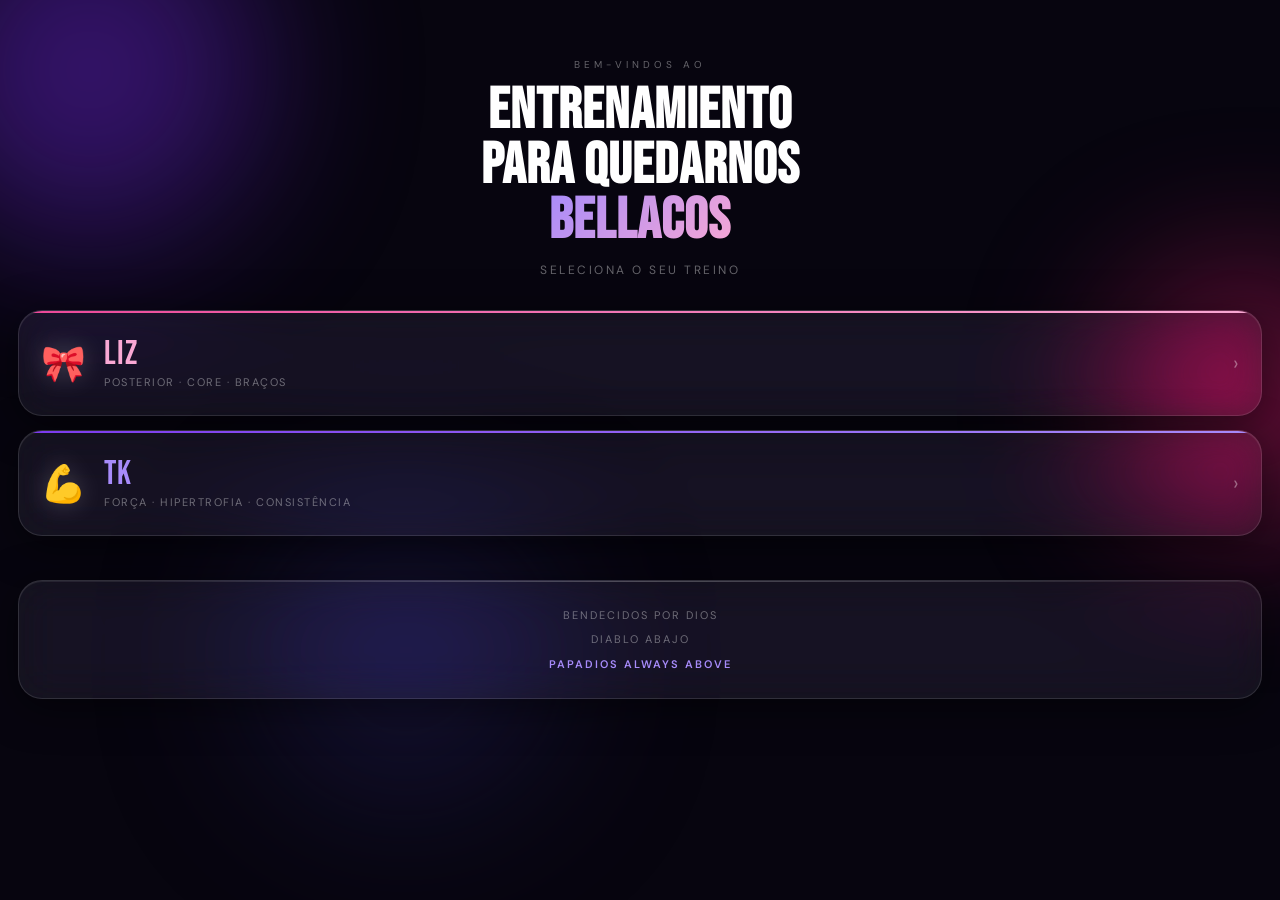
<file: index.html>
<!DOCTYPE html>
<html lang="pt-br">
<head>
  <meta charset="UTF-8">
  <meta name="viewport" content="width=device-width, initial-scale=1.0, viewport-fit=cover">
  <meta name="theme-color" content="#07050f">
  <title>Entrenamiento Para Quedarnos Bellacos</title>
  <link rel="stylesheet" href="assets/css/style.css">
</head>
<body>

  <!-- Background orbs -->
  <div class="bg-scene">
    <div class="orb orb-1"></div>
    <div class="orb orb-2"></div>
    <div class="orb orb-3"></div>
  </div>

  <div class="page">

    <!-- Header -->
    <header class="site-header">
      <p class="header-eyebrow">Bem-vindos ao</p>
      <h1 class="header-title">
        Entrenamiento<br>
        Para Quedarnos<br>
        <em>Bellacos</em>
      </h1>
      <p class="header-sub">Seleciona o seu treino</p>
    </header>

    <!-- Trainer cards -->
    <div class="trainer-grid">

      <a href="treino_liz.html" class="trainer-card glass trainer-card--liz">
        <div class="card-inner">
          <span class="card-emoji">🎀</span>
          <div class="card-text">
            <div class="card-name">Liz</div>
            <div class="card-desc">Posterior · Core · Braços</div>
          </div>
          <span class="card-arrow">›</span>
        </div>
      </a>

      <a href="treino_tk.html" class="trainer-card glass trainer-card--tk">
        <div class="card-inner">
          <span class="card-emoji">💪</span>
          <div class="card-text">
            <div class="card-name">TK</div>
            <div class="card-desc">Força · Hipertrofia · Consistência</div>
          </div>
          <span class="card-arrow">›</span>
        </div>
      </a>

    </div>

    <!-- Verse -->
    <div class="verse glass">
      <p>
        Bendecidos por Dios<br>
        Diablo abajo<br>
        <strong>Papadios always above</strong>
      </p>
    </div>

  </div>

</body>
</html>
</file>
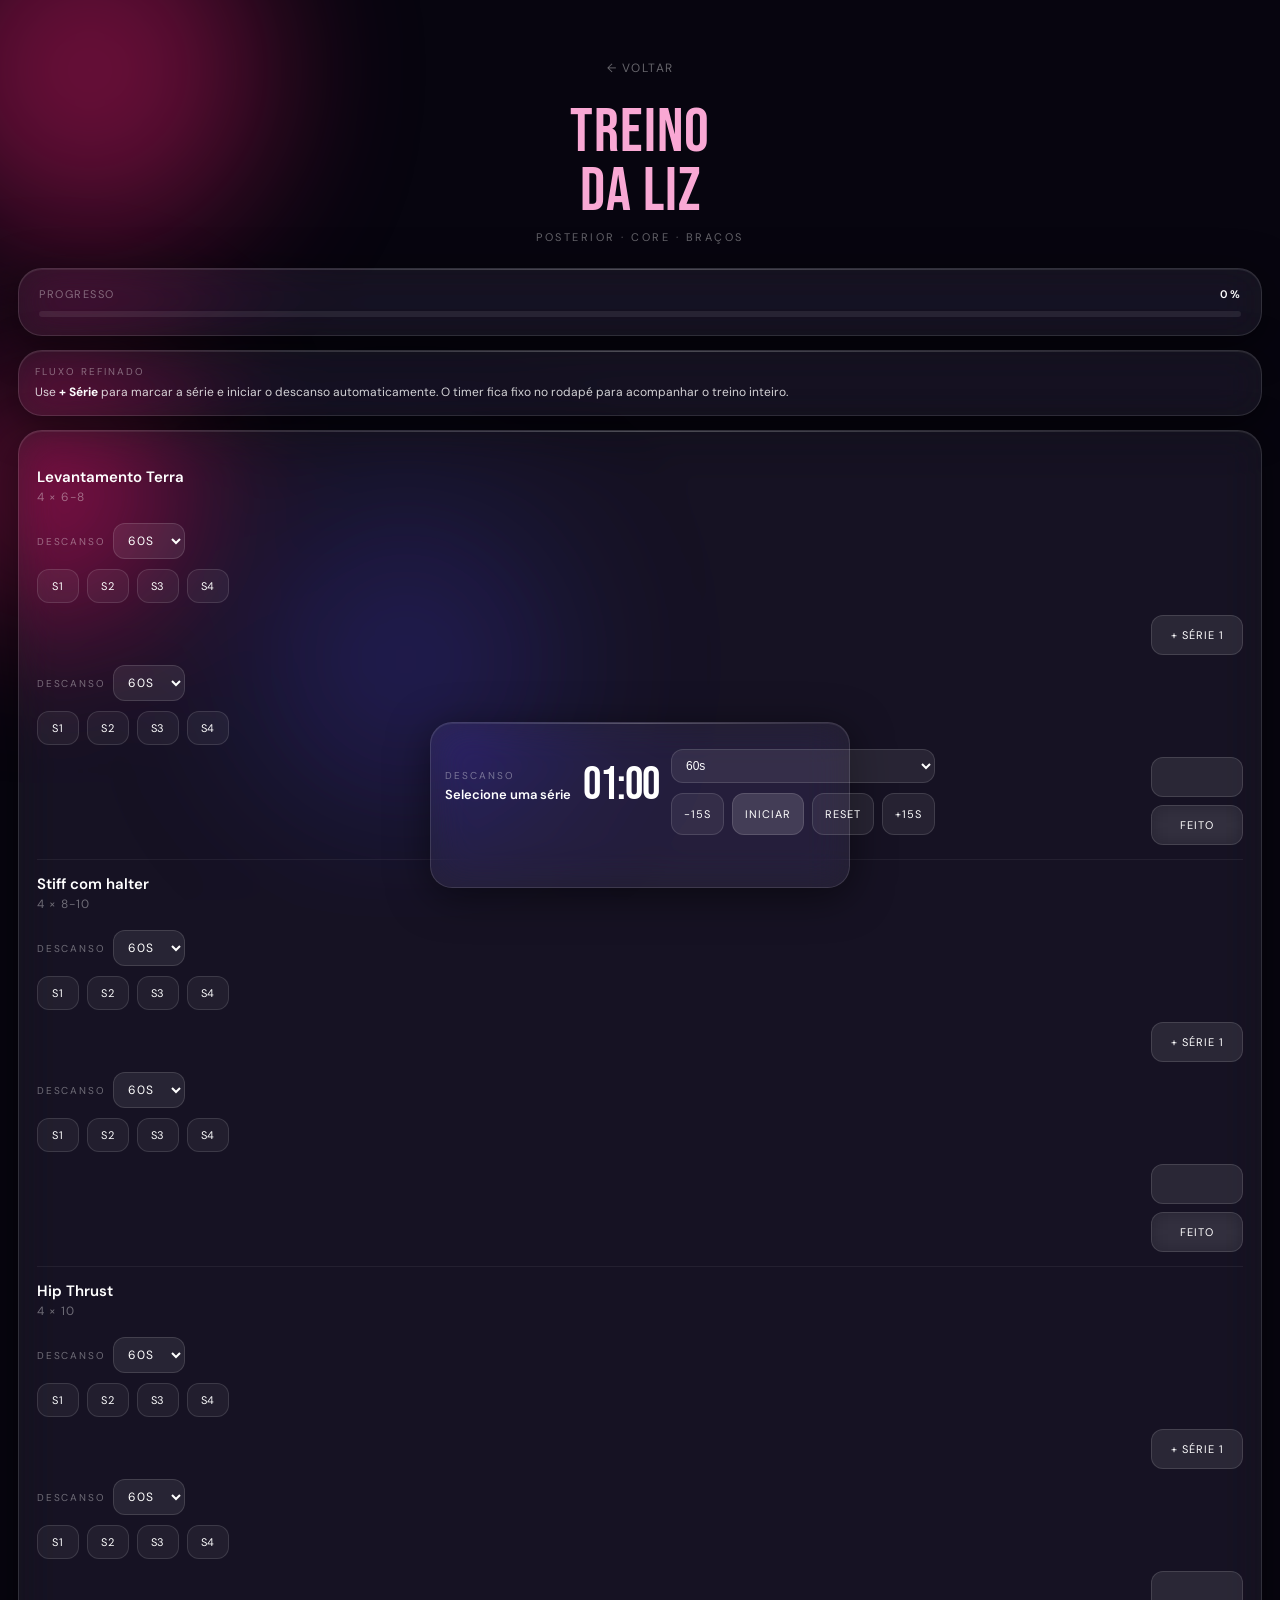
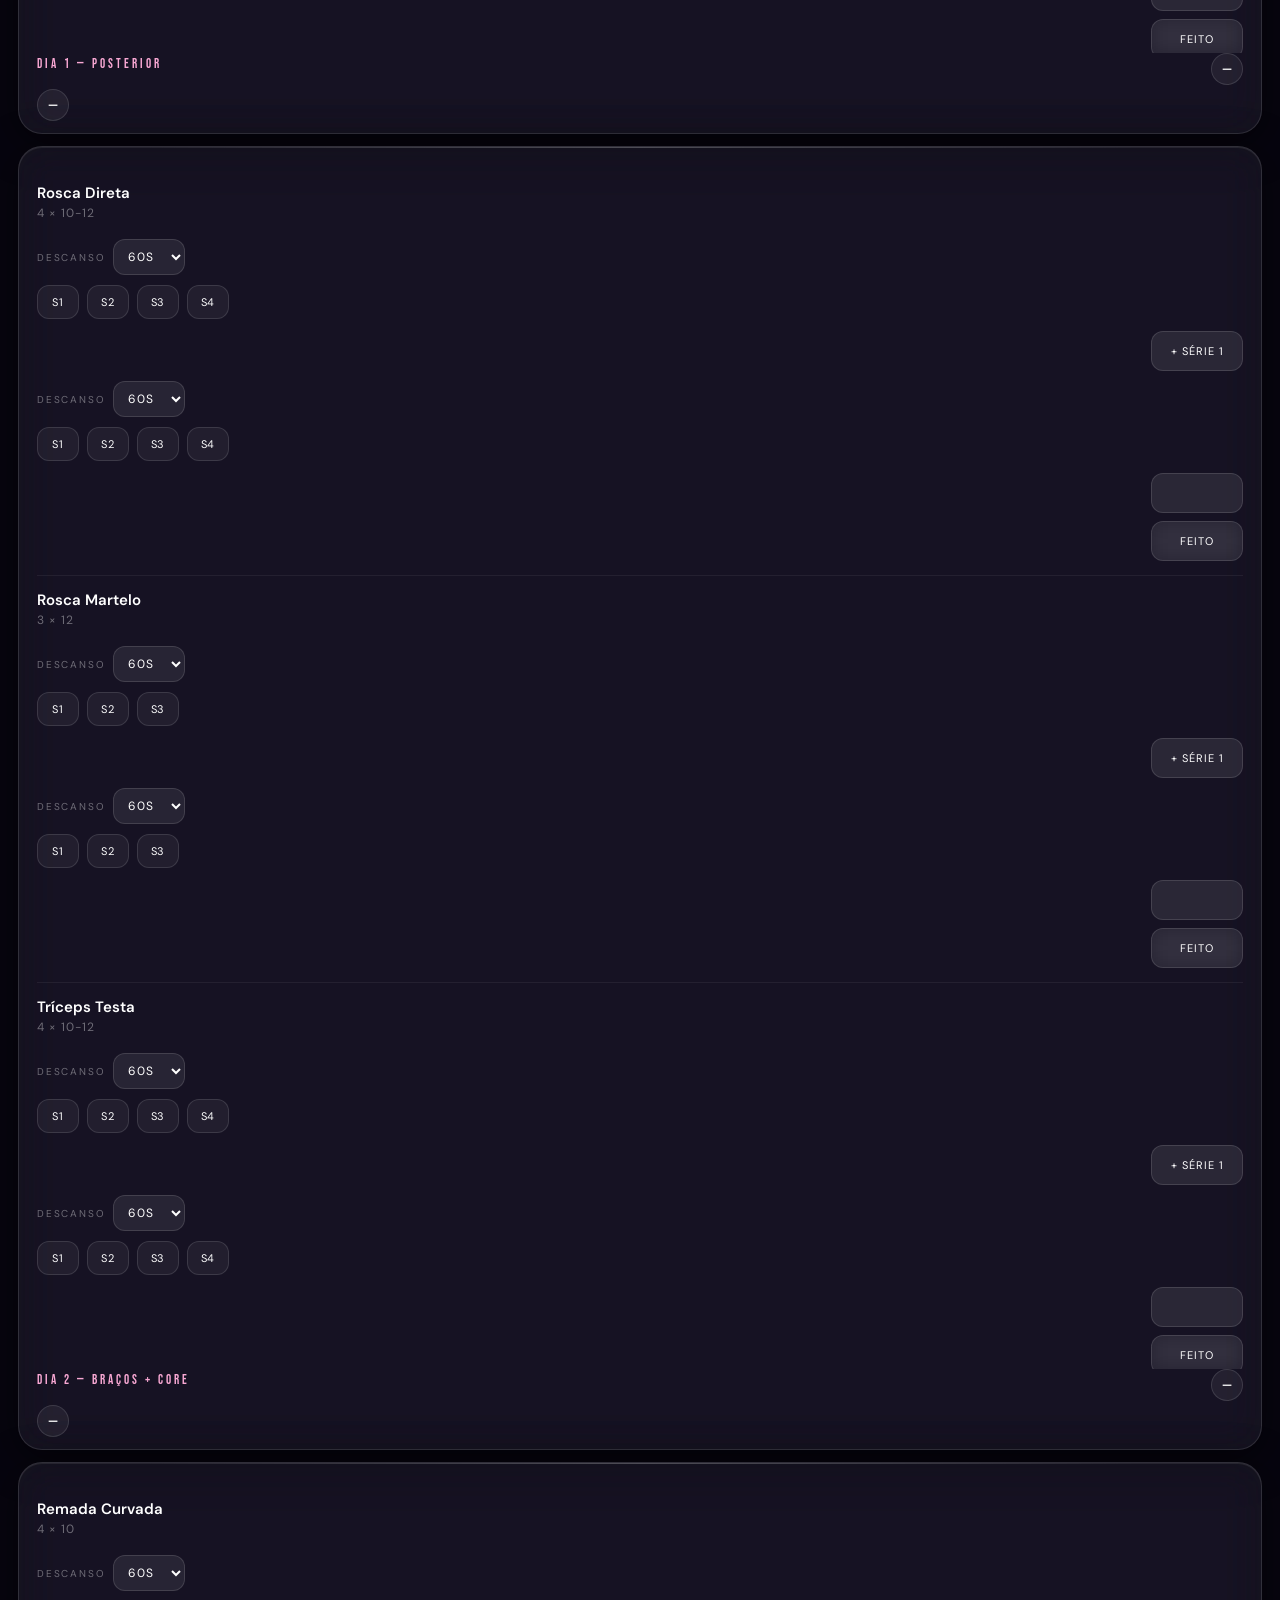
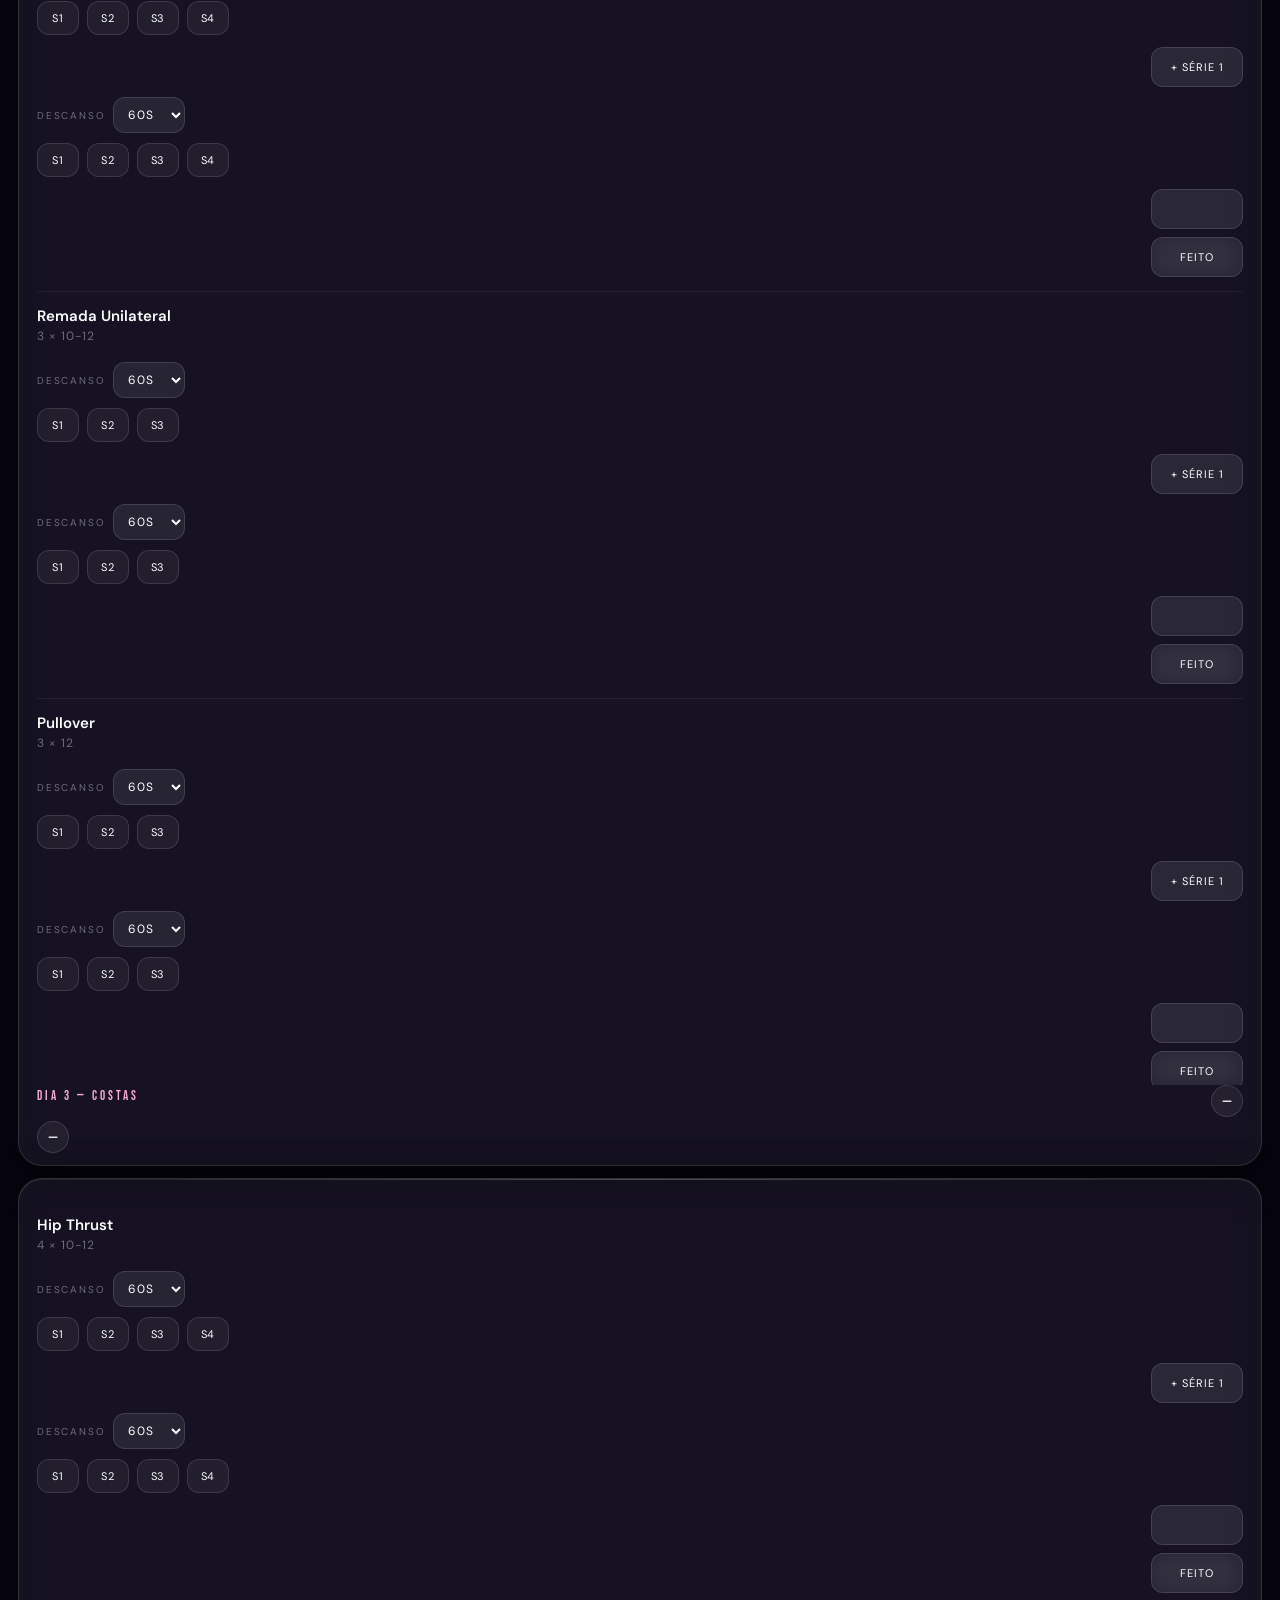
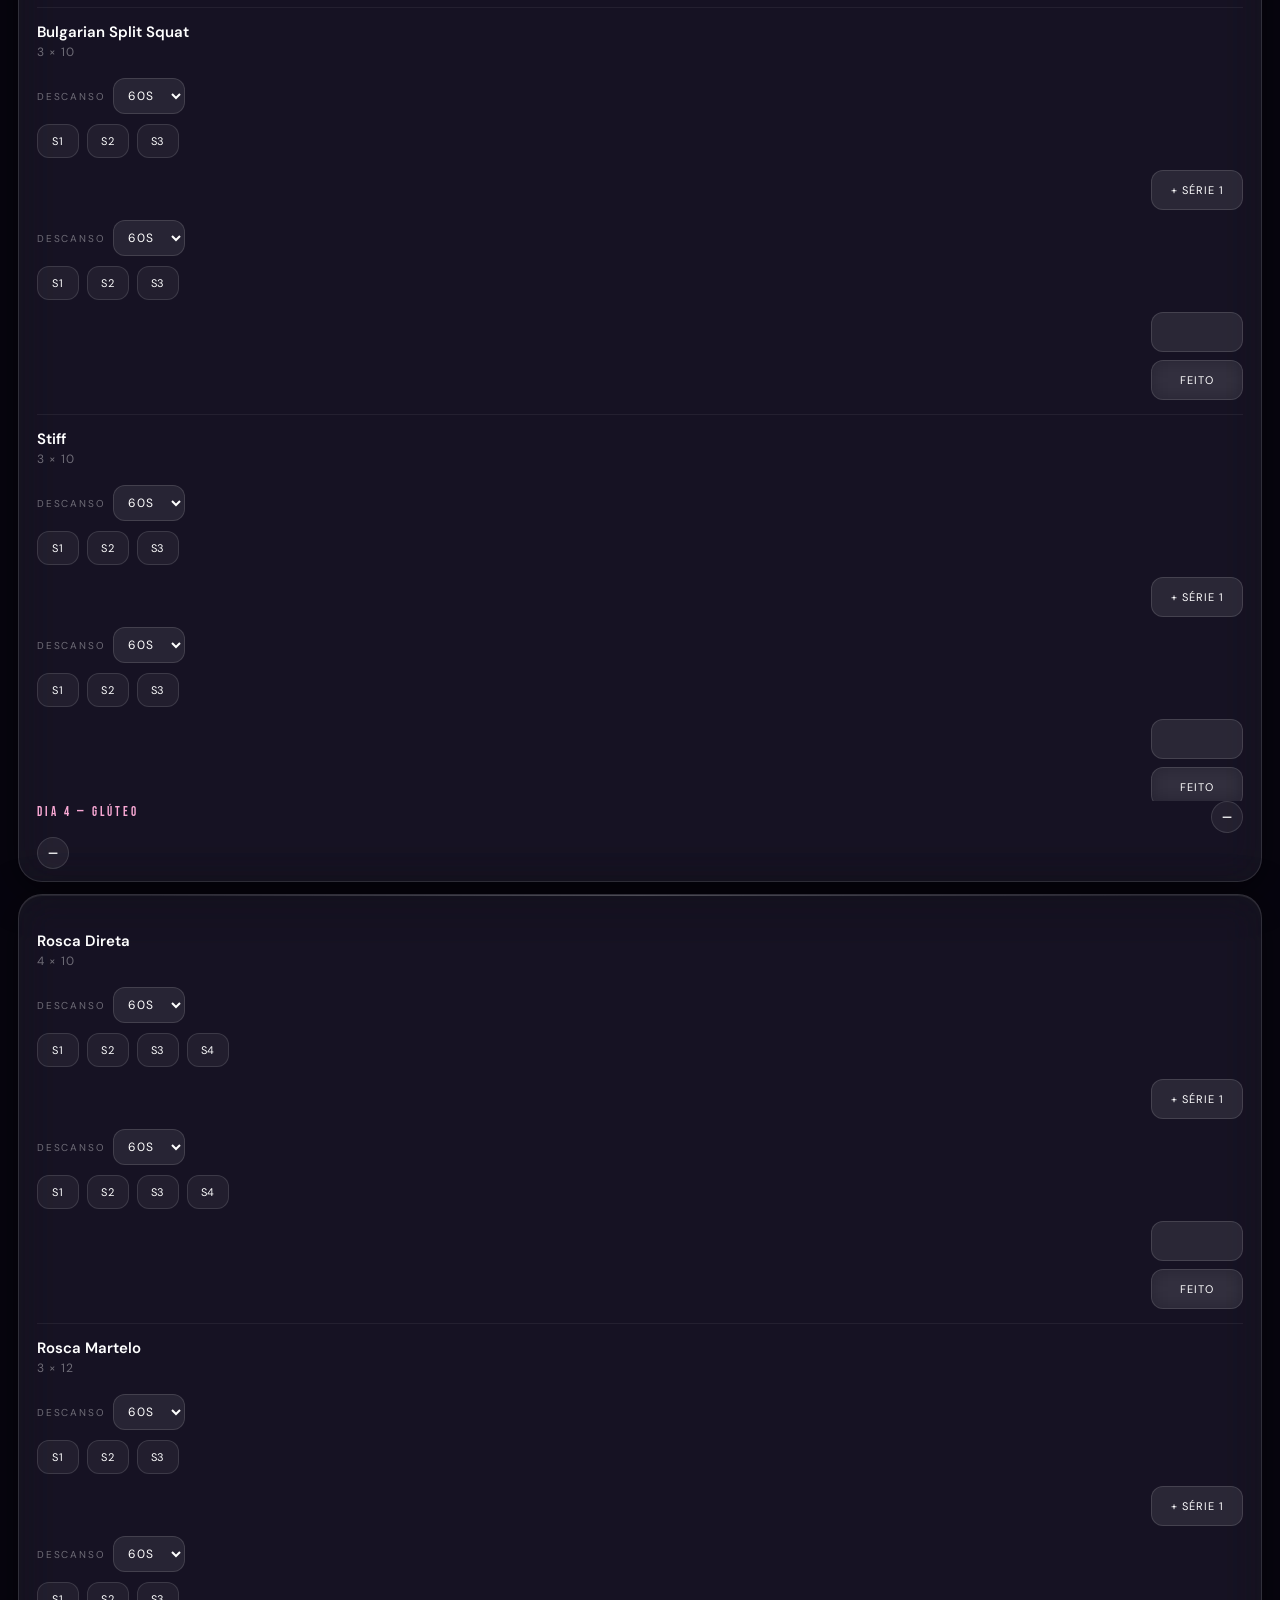
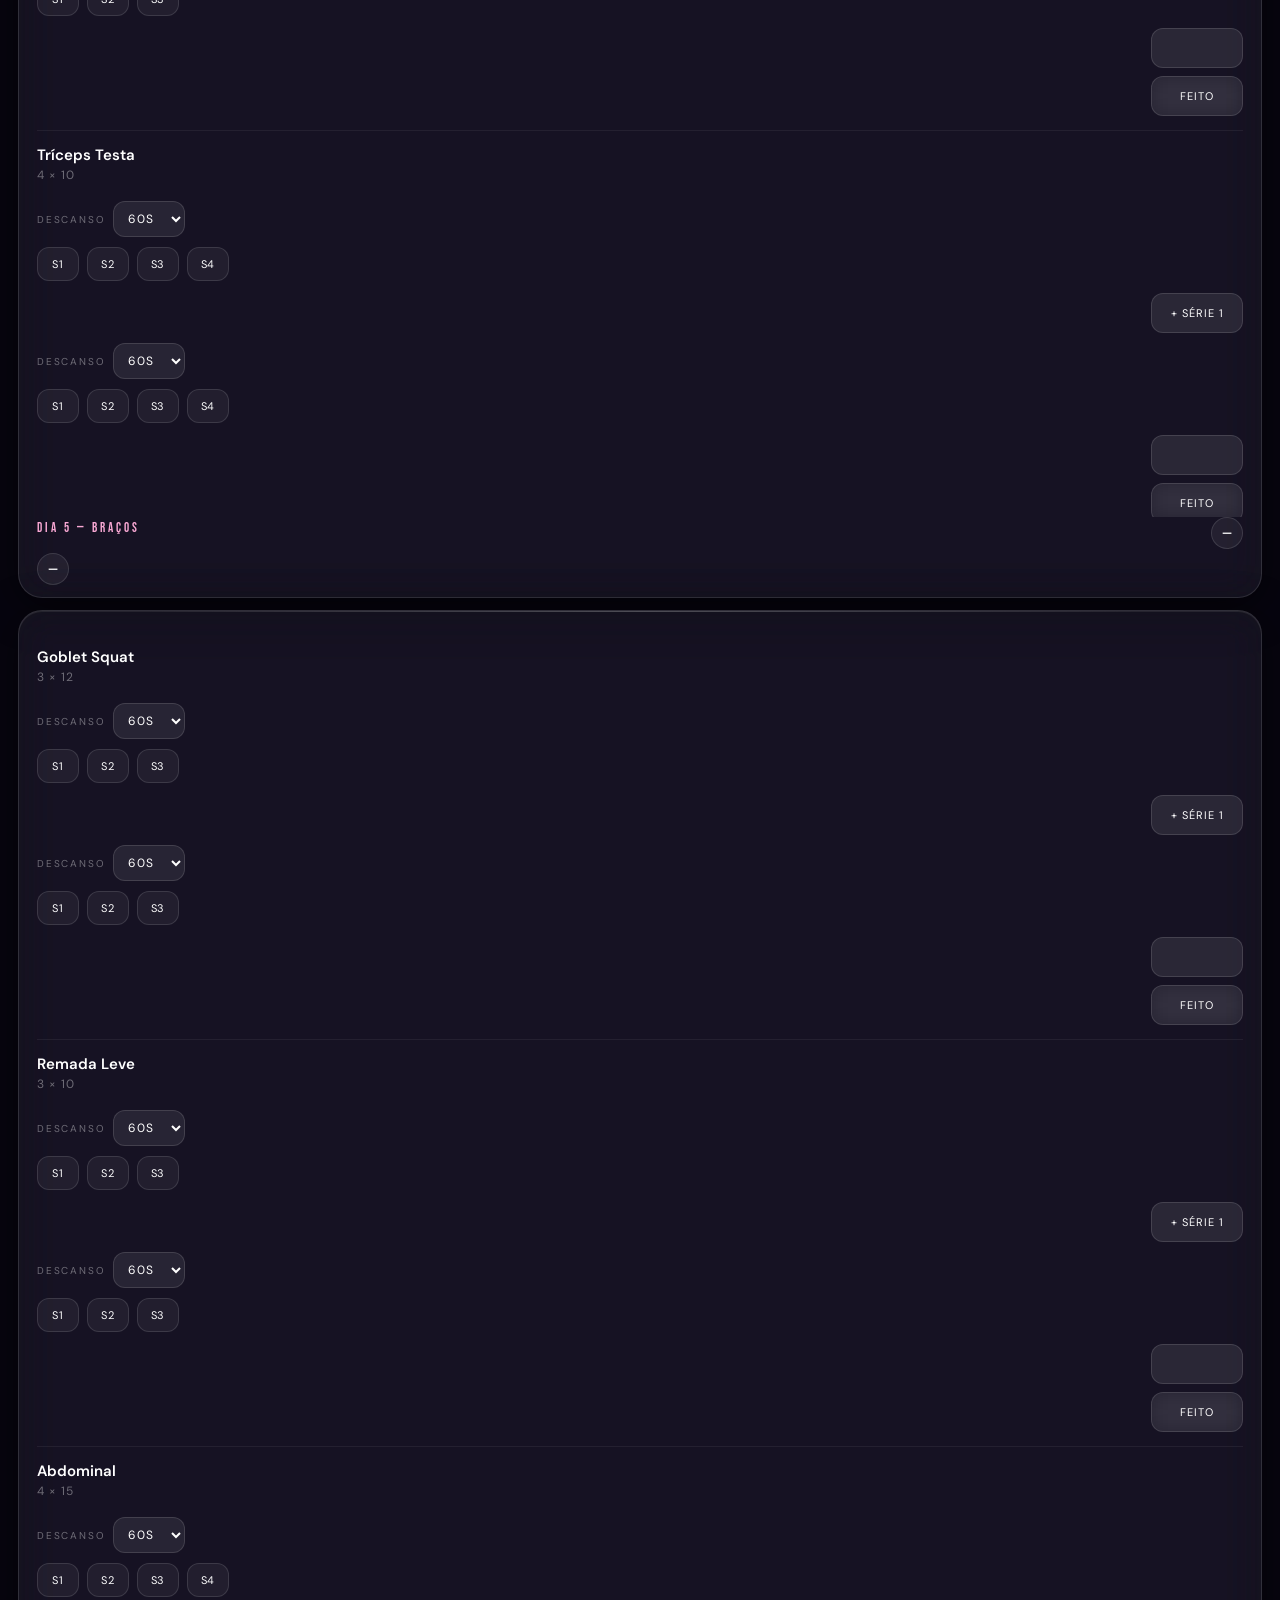
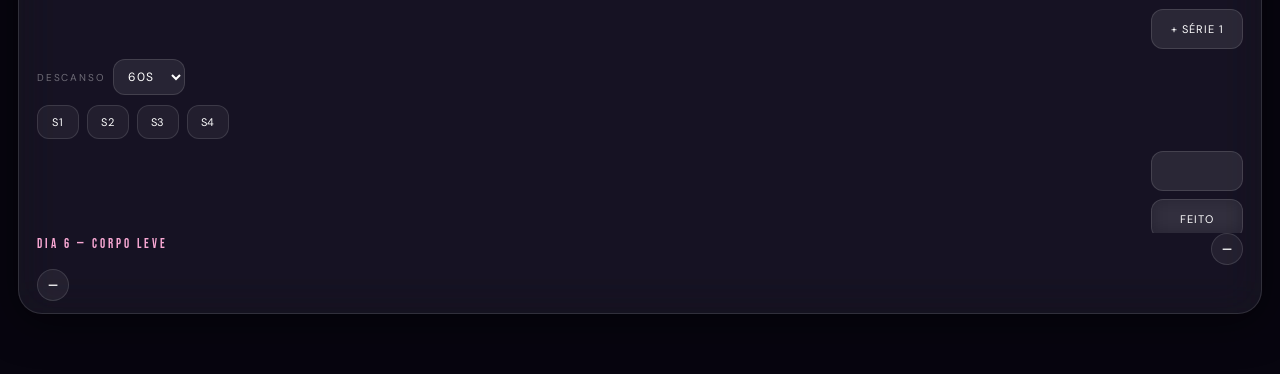
<file: treino_liz.html>
<!DOCTYPE html>
<html lang="pt-br">
<head>
  <meta charset="UTF-8">
  <meta name="viewport" content="width=device-width, initial-scale=1.0, viewport-fit=cover">
  <meta name="theme-color" content="#07050f">
  <title>Treino da Liz</title>
  <link rel="stylesheet" href="assets/css/style.css">
</head>
<body>

  <div class="bg-scene">
    <div class="orb orb-1" style="background:#be185d;"></div>
    <div class="orb orb-2" style="background:#9d174d; top:40%; left:-80px;"></div>
    <div class="orb orb-3" style="background:#1e1b4b;"></div>
  </div>

  <div class="page">

    <!-- Header -->
    <div class="workout-header wrap">
      <a href="index.html" class="back-btn">← Voltar</a>
      <div class="workout-title liz">Treino<br>da Liz</div>
      <div class="workout-subtitle">Posterior · Core · Braços</div>
    </div>
    <!-- Progress -->
    <div class="progress-card glass">
      <div class="progress-label">
        Progresso
        <span><span id="progNum">0</span>%</span>
      </div>
      <div class="progress-track">
        <div class="progress-fill liz" id="progFill"></div>
      </div>
    </div>


    <div class="mini-note glass">
      <div class="mini-note__title">Fluxo refinado</div>
      <div class="mini-note__text">Use <strong>+ Série</strong> para marcar a série e iniciar o descanso automaticamente. O timer fica fixo no rodapé para acompanhar o treino inteiro.</div>
    </div>

    <!-- Day Cards -->
    <div class="day-cards">

      <div class="day-card glass" style="animation-delay:0.22s">
        <div class="day-title liz">Dia 1 — Posterior</div>
        <div class="exercise-row"><div class="ex-info"><div class="ex-name">Levantamento Terra</div><div class="ex-reps">4 × 6-8</div></div><button class="btn-done">Feito</button></div>
        <div class="exercise-row"><div class="ex-info"><div class="ex-name">Stiff com halter</div><div class="ex-reps">4 × 8-10</div></div><button class="btn-done">Feito</button></div>
        <div class="exercise-row"><div class="ex-info"><div class="ex-name">Hip Thrust</div><div class="ex-reps">4 × 10</div></div><button class="btn-done">Feito</button></div>
        <div class="exercise-row"><div class="ex-info"><div class="ex-name">Prancha</div><div class="ex-reps">3 × 40s</div></div><button class="btn-done">Feito</button></div>
      </div>

      <div class="day-card glass" style="animation-delay:0.28s">
        <div class="day-title liz">Dia 2 — Braços + Core</div>
        <div class="exercise-row"><div class="ex-info"><div class="ex-name">Rosca Direta</div><div class="ex-reps">4 × 10-12</div></div><button class="btn-done">Feito</button></div>
        <div class="exercise-row"><div class="ex-info"><div class="ex-name">Rosca Martelo</div><div class="ex-reps">3 × 12</div></div><button class="btn-done">Feito</button></div>
        <div class="exercise-row"><div class="ex-info"><div class="ex-name">Tríceps Testa</div><div class="ex-reps">4 × 10-12</div></div><button class="btn-done">Feito</button></div>
        <div class="exercise-row"><div class="ex-info"><div class="ex-name">Abdominal</div><div class="ex-reps">3 × 15</div></div><button class="btn-done">Feito</button></div>
      </div>

      <div class="day-card glass" style="animation-delay:0.34s">
        <div class="day-title liz">Dia 3 — Costas</div>
        <div class="exercise-row"><div class="ex-info"><div class="ex-name">Remada Curvada</div><div class="ex-reps">4 × 10</div></div><button class="btn-done">Feito</button></div>
        <div class="exercise-row"><div class="ex-info"><div class="ex-name">Remada Unilateral</div><div class="ex-reps">3 × 10-12</div></div><button class="btn-done">Feito</button></div>
        <div class="exercise-row"><div class="ex-info"><div class="ex-name">Pullover</div><div class="ex-reps">3 × 12</div></div><button class="btn-done">Feito</button></div>
        <div class="exercise-row"><div class="ex-info"><div class="ex-name">Abdominal Reverso</div><div class="ex-reps">3 × 15</div></div><button class="btn-done">Feito</button></div>
      </div>

      <div class="day-card glass" style="animation-delay:0.40s">
        <div class="day-title liz">Dia 4 — Glúteo</div>
        <div class="exercise-row"><div class="ex-info"><div class="ex-name">Hip Thrust</div><div class="ex-reps">4 × 10-12</div></div><button class="btn-done">Feito</button></div>
        <div class="exercise-row"><div class="ex-info"><div class="ex-name">Bulgarian Split Squat</div><div class="ex-reps">3 × 10</div></div><button class="btn-done">Feito</button></div>
        <div class="exercise-row"><div class="ex-info"><div class="ex-name">Stiff</div><div class="ex-reps">3 × 10</div></div><button class="btn-done">Feito</button></div>
        <div class="exercise-row"><div class="ex-info"><div class="ex-name">Prancha</div><div class="ex-reps">3 × 40s</div></div><button class="btn-done">Feito</button></div>
      </div>

      <div class="day-card glass" style="animation-delay:0.46s">
        <div class="day-title liz">Dia 5 — Braços</div>
        <div class="exercise-row"><div class="ex-info"><div class="ex-name">Rosca Direta</div><div class="ex-reps">4 × 10</div></div><button class="btn-done">Feito</button></div>
        <div class="exercise-row"><div class="ex-info"><div class="ex-name">Rosca Martelo</div><div class="ex-reps">3 × 12</div></div><button class="btn-done">Feito</button></div>
        <div class="exercise-row"><div class="ex-info"><div class="ex-name">Tríceps Testa</div><div class="ex-reps">4 × 10</div></div><button class="btn-done">Feito</button></div>
        <div class="exercise-row"><div class="ex-info"><div class="ex-name">Tríceps Francês</div><div class="ex-reps">3 × 12</div></div><button class="btn-done">Feito</button></div>
      </div>

      <div class="day-card glass" style="animation-delay:0.52s">
        <div class="day-title liz">Dia 6 — Corpo Leve</div>
        <div class="exercise-row"><div class="ex-info"><div class="ex-name">Goblet Squat</div><div class="ex-reps">3 × 12</div></div><button class="btn-done">Feito</button></div>
        <div class="exercise-row"><div class="ex-info"><div class="ex-name">Remada Leve</div><div class="ex-reps">3 × 10</div></div><button class="btn-done">Feito</button></div>
        <div class="exercise-row"><div class="ex-info"><div class="ex-name">Abdominal</div><div class="ex-reps">4 × 15</div></div><button class="btn-done">Feito</button></div>
        <div class="exercise-row"><div class="ex-info"><div class="ex-name">Prancha</div><div class="ex-reps">3 × 45s</div></div><button class="btn-done">Feito</button></div>
      </div>

    </div>
  </div>

  <script src="assets/js/workout.js"></script>

    <div class="timer-dock glass" id="timerDock">
      <div class="timer-dock__top">
        <div class="timer-dock__meta">
          <div class="timer-dock__label">Descanso</div>
          <div class="timer-dock__exercise" id="dockExercise">Selecione uma série</div>
        </div>
        <div class="timer-dock__time" id="dockTime">01:00</div>
      </div>

      <div class="timer-dock__bottom">
        <select class="dock-select" id="dockPreset" aria-label="Tempo padrão de descanso">
          <option value="30">30s</option>
          <option value="45">45s</option>
          <option value="60" selected>60s</option>
          <option value="90">90s</option>
          <option value="120">120s</option>
        </select>

        <div class="timer-dock__actions">
          <button class="dock-btn dock-btn--ghost" id="dockMinus">-15s</button>
          <button class="dock-btn dock-btn--primary" id="dockToggle">Iniciar</button>
          <button class="dock-btn dock-btn--ghost" id="dockReset">Reset</button>
          <button class="dock-btn dock-btn--ghost" id="dockPlus">+15s</button>
        </div>
      </div>

      <div class="timer-dock__status" id="dockMsg"></div>
    </div>

    <script src="assets/js/workout.js"></script>
</body>
</html>
</file>
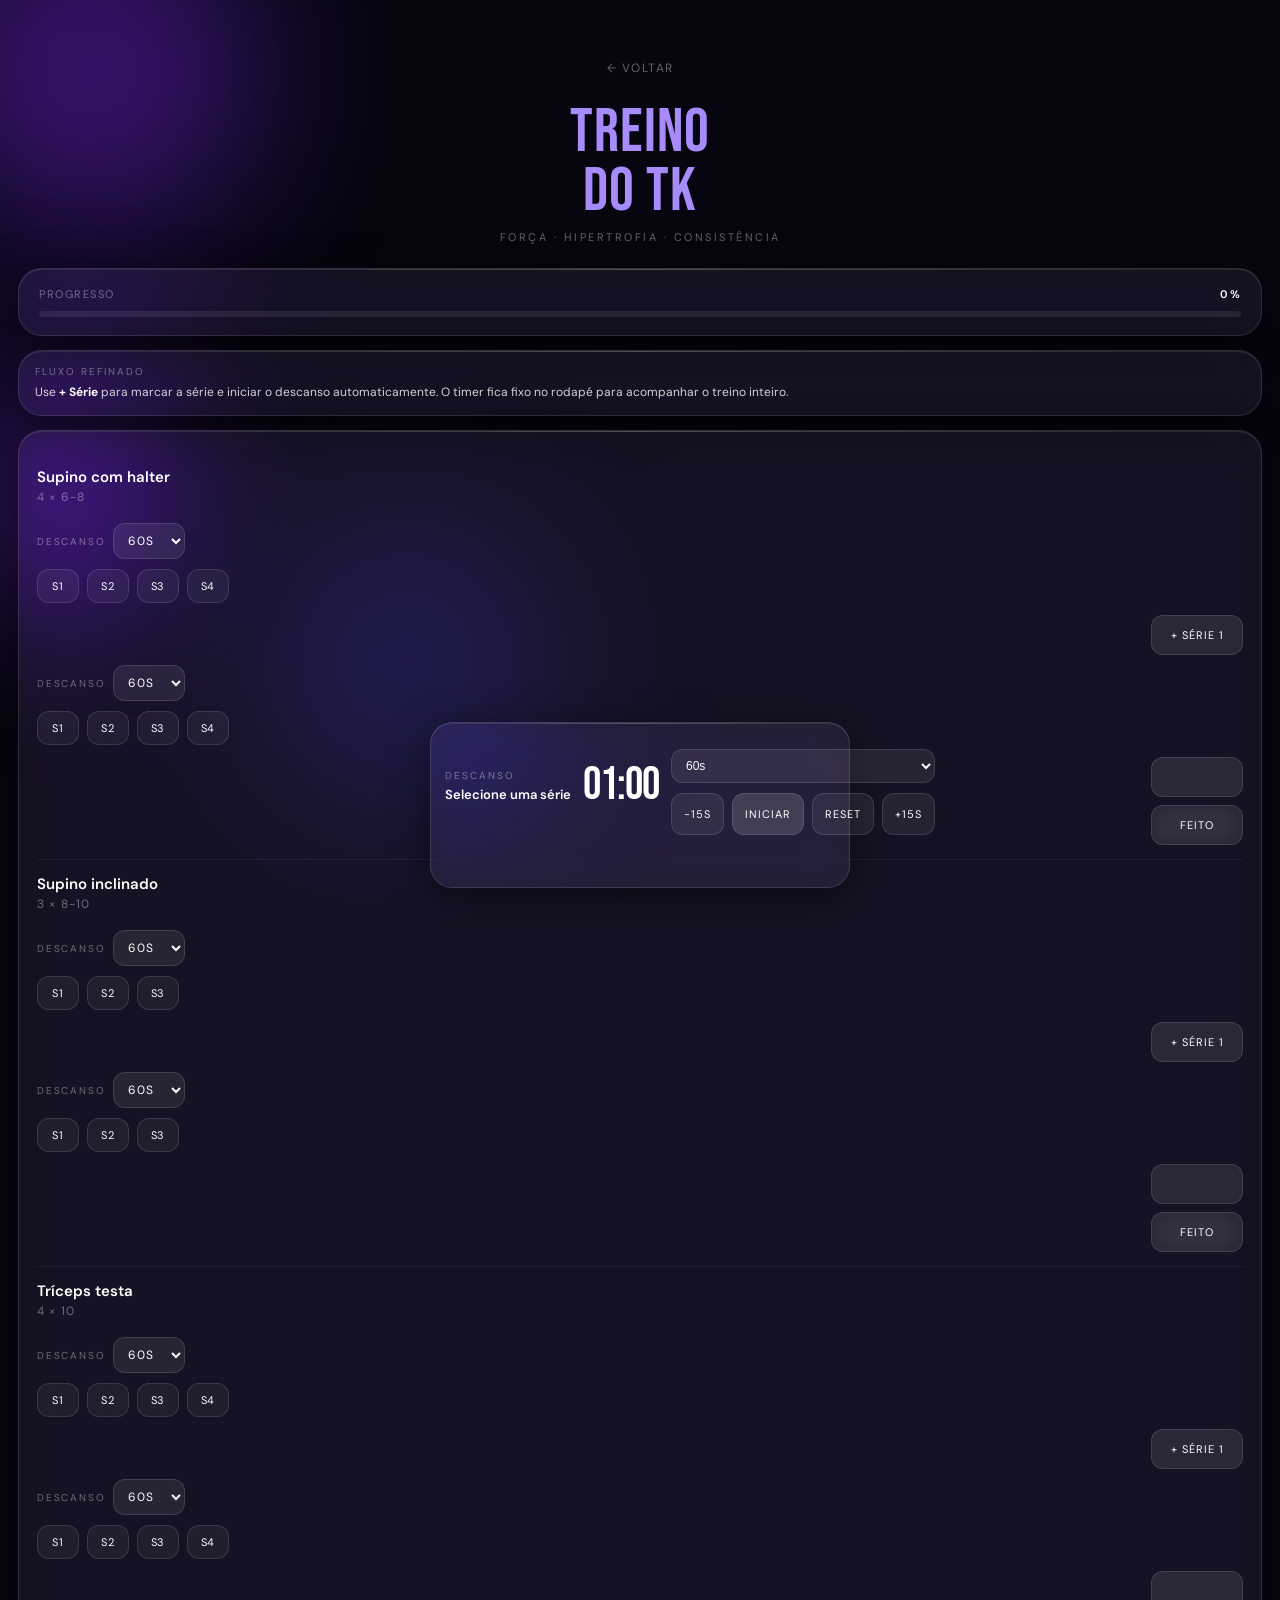
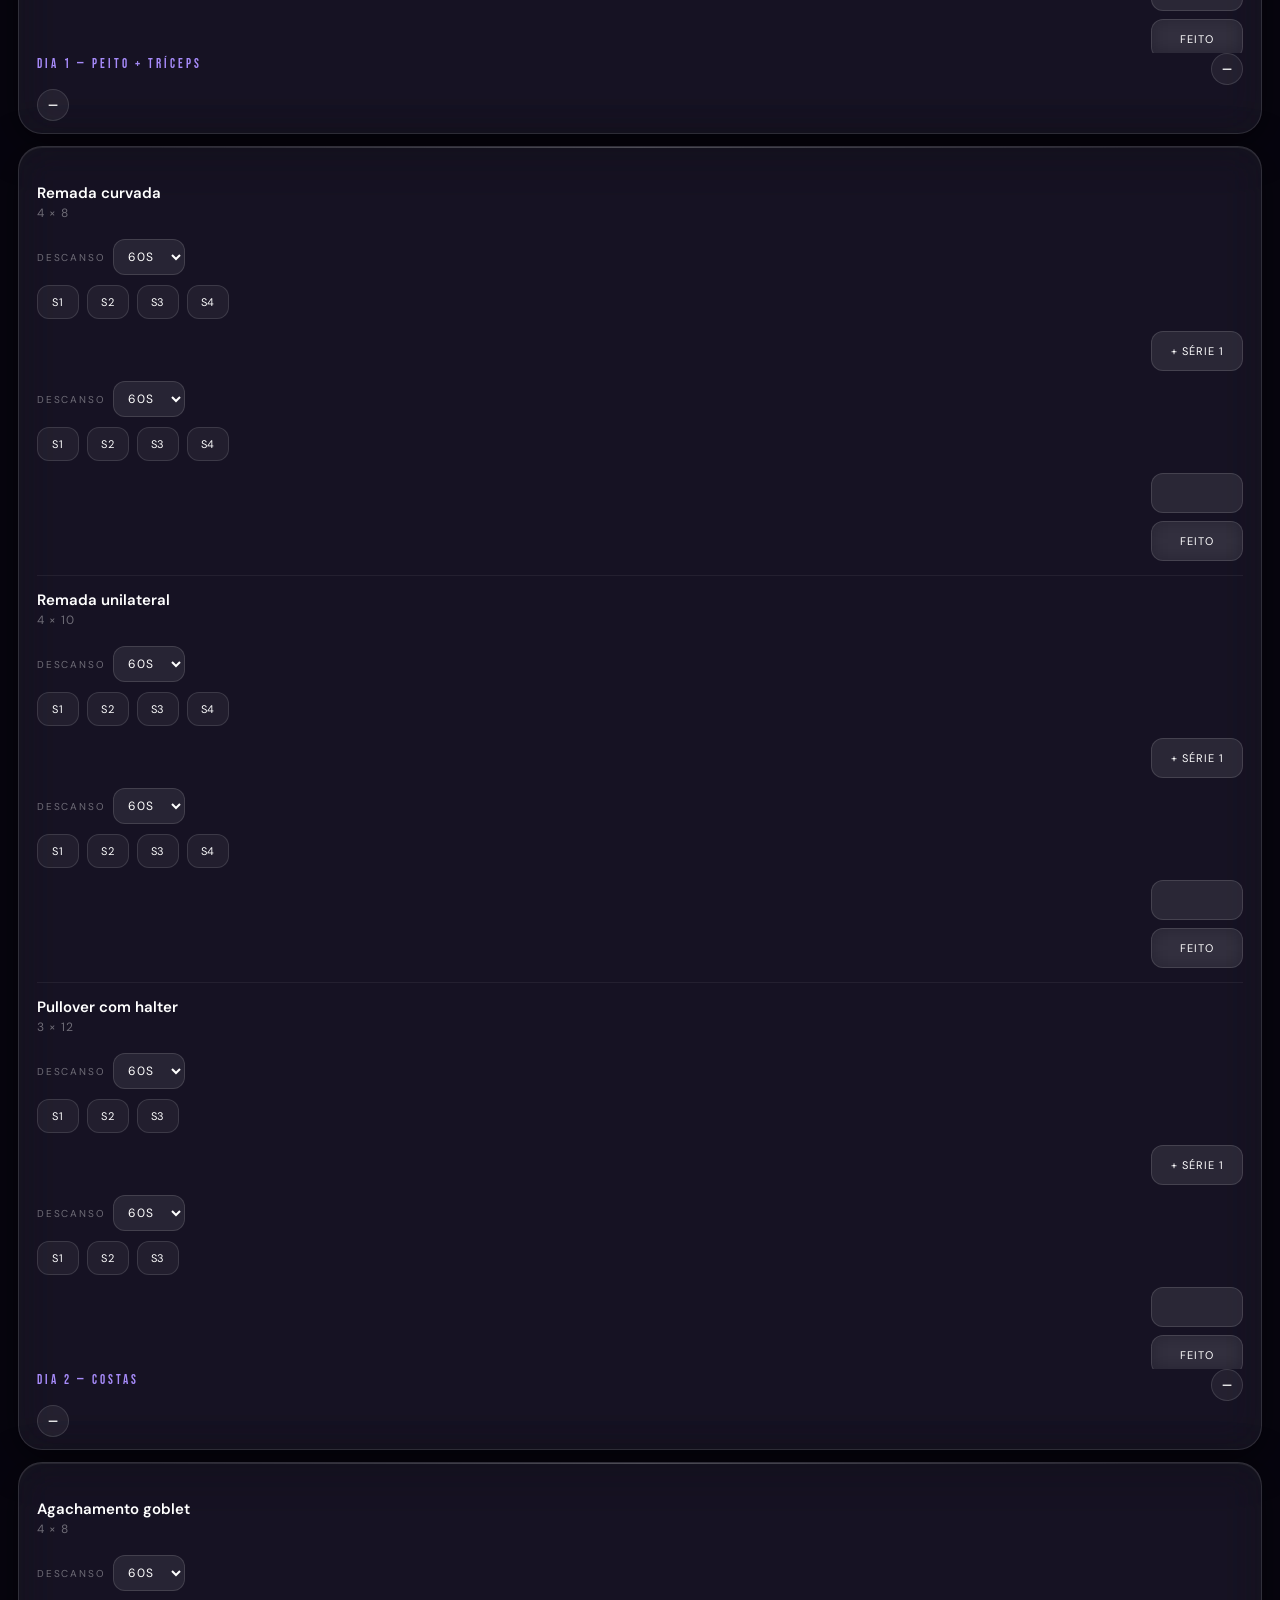
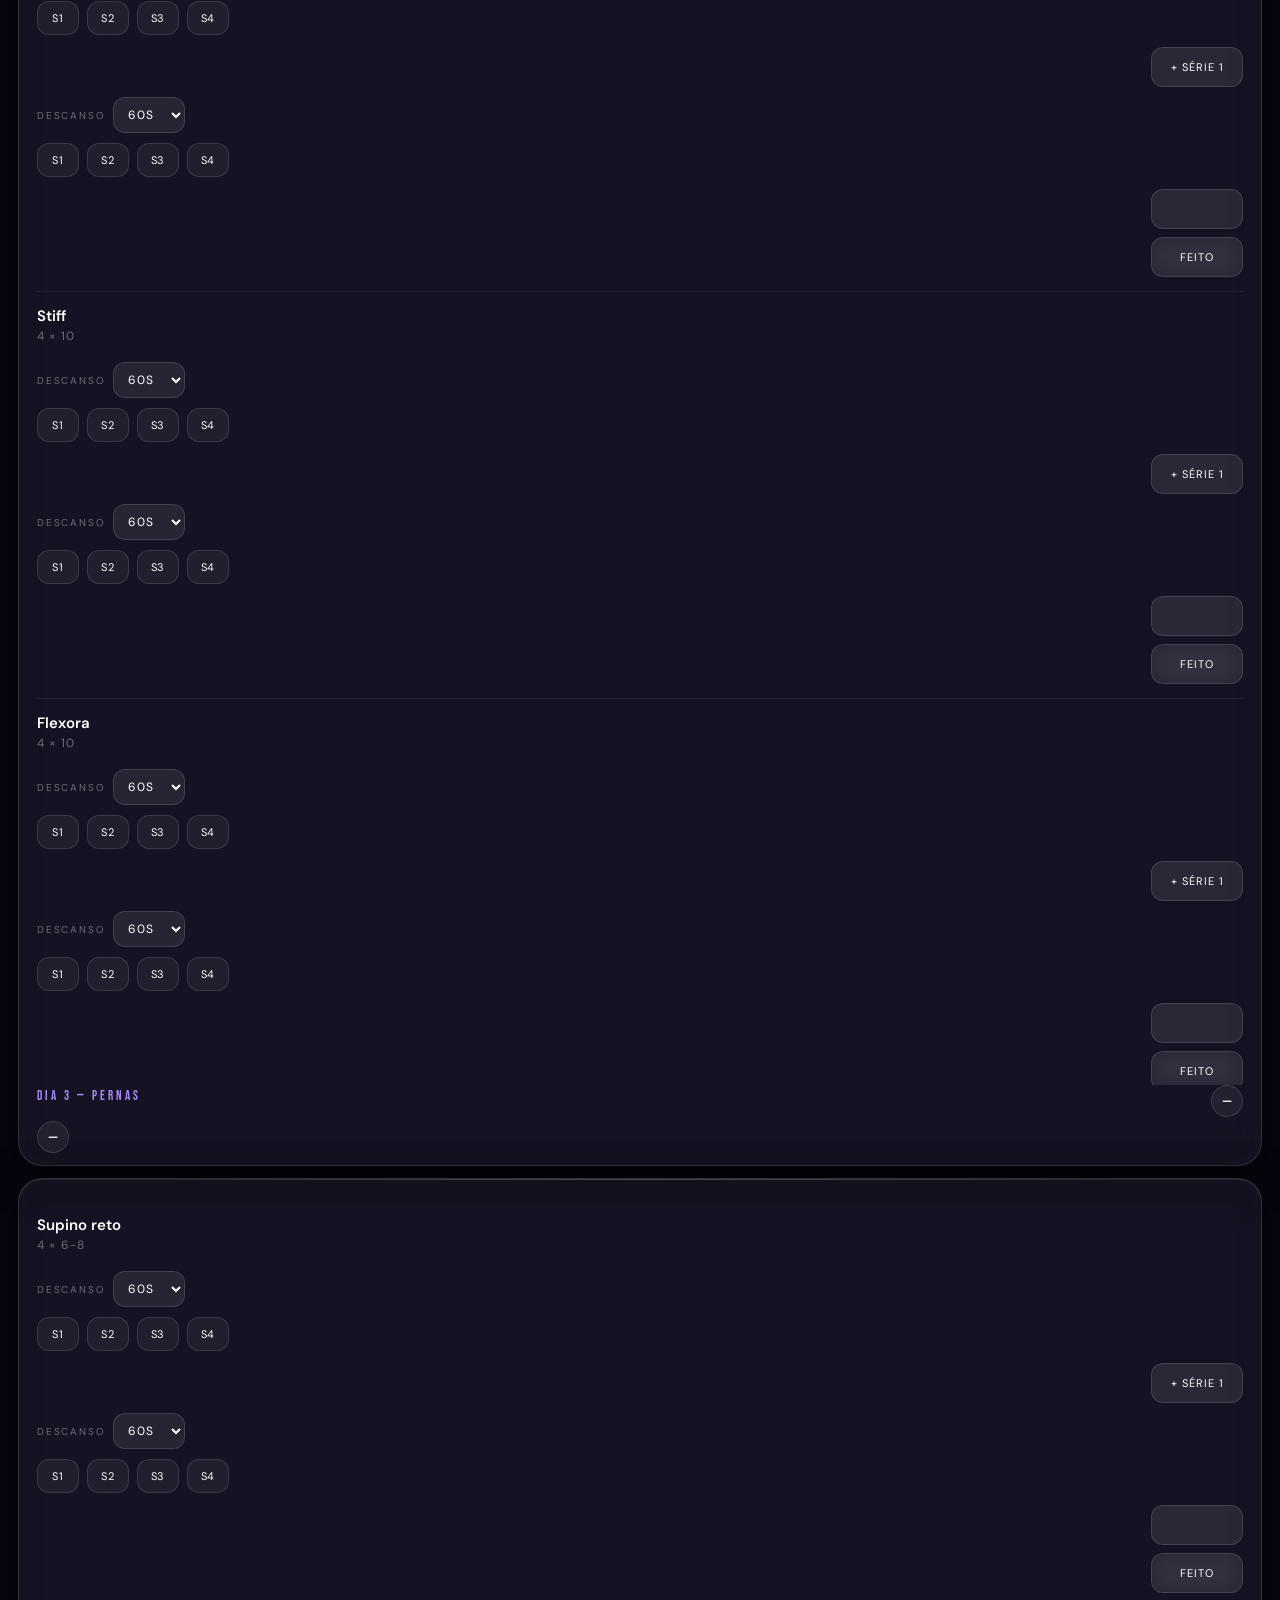
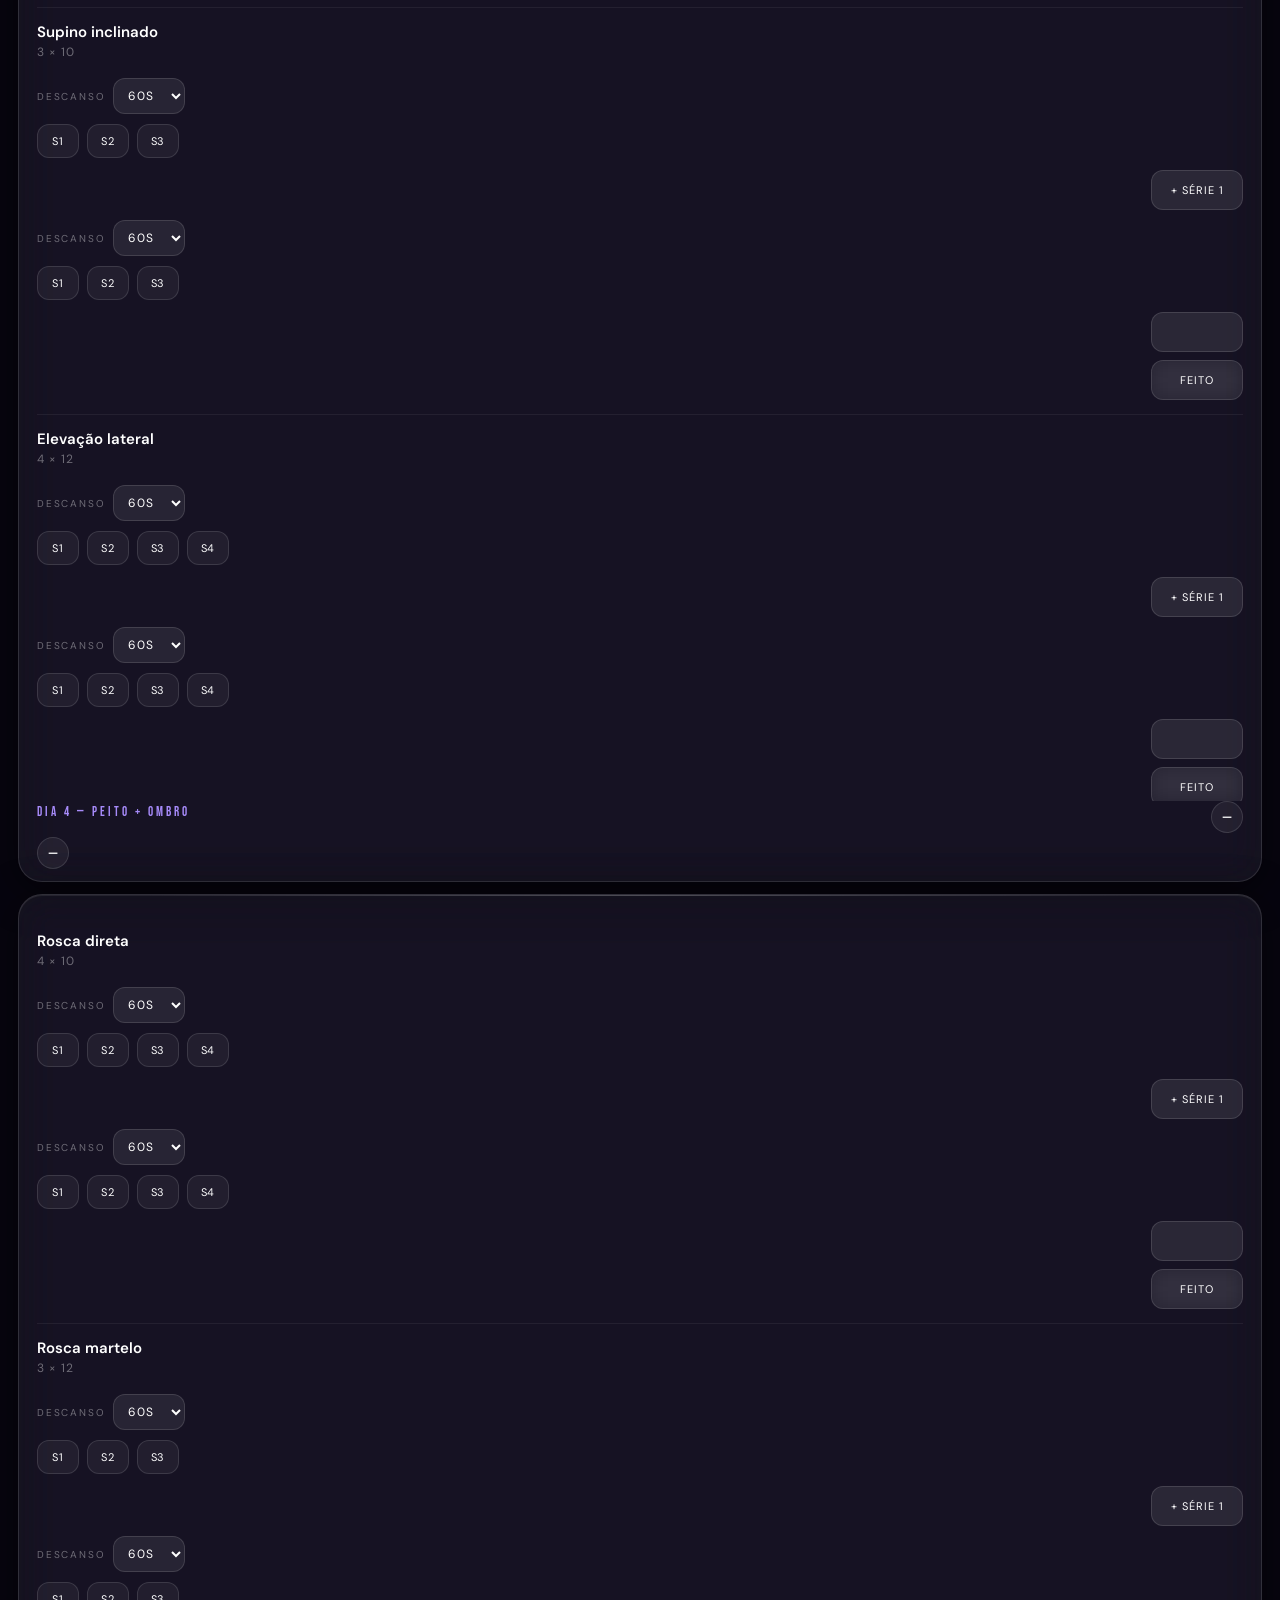
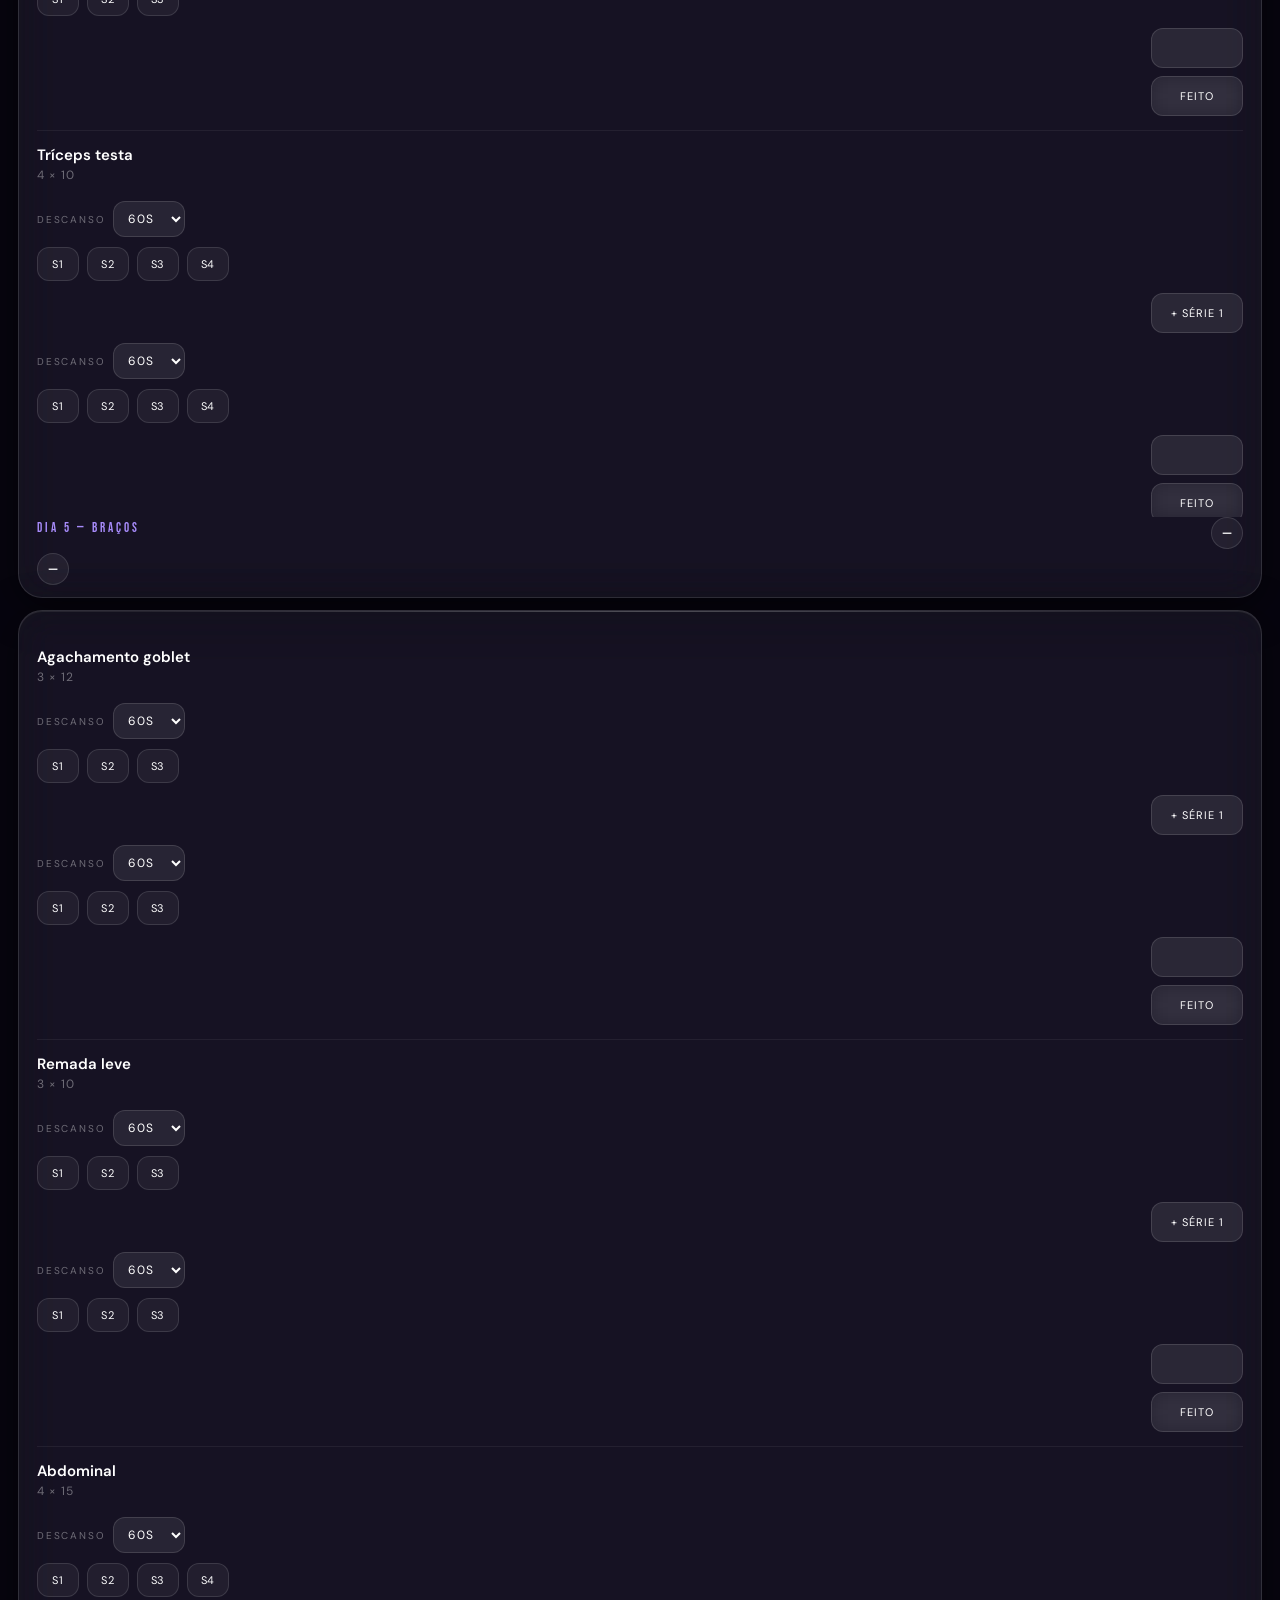
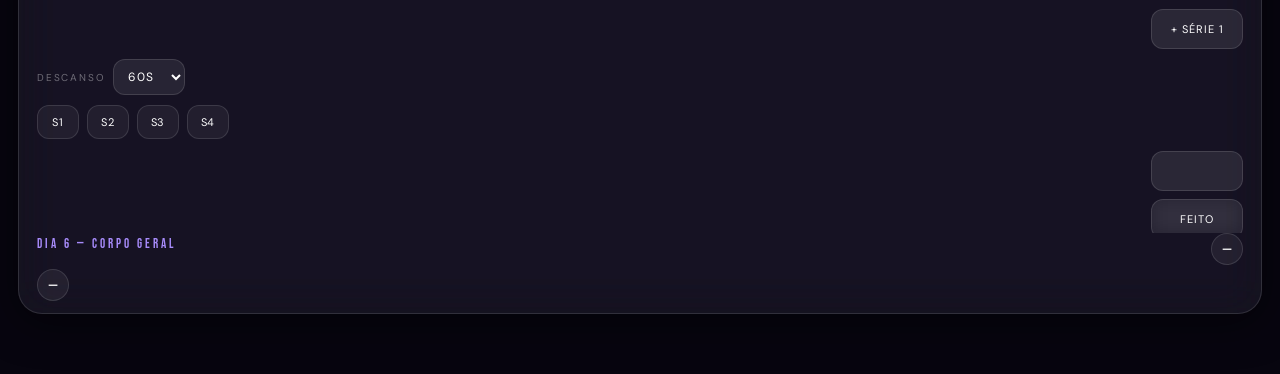
<file: treino_tk.html>
<!DOCTYPE html>
<html lang="pt-br">
<head>
  <meta charset="UTF-8">
  <meta name="viewport" content="width=device-width, initial-scale=1.0, viewport-fit=cover">
  <meta name="theme-color" content="#07050f">
  <title>Treino do TK</title>
  <link rel="stylesheet" href="assets/css/style.css">
</head>
<body>

  <div class="bg-scene">
    <div class="orb orb-1" style="background:#5b21b6;"></div>
    <div class="orb orb-2" style="background:#4c1d95; top:40%; left:-80px;"></div>
    <div class="orb orb-3" style="background:#1e1b4b;"></div>
  </div>

  <div class="page">

    <!-- Header -->
    <div class="workout-header wrap">
      <a href="index.html" class="back-btn">← Voltar</a>
      <div class="workout-title tk">Treino<br>do TK</div>
      <div class="workout-subtitle">Força · Hipertrofia · Consistência</div>
    </div>
    <!-- Progress -->
    <div class="progress-card glass">
      <div class="progress-label">
        Progresso
        <span><span id="progNum">0</span>%</span>
      </div>
      <div class="progress-track">
        <div class="progress-fill tk" id="progFill"></div>
      </div>
    </div>


    <div class="mini-note glass">
      <div class="mini-note__title">Fluxo refinado</div>
      <div class="mini-note__text">Use <strong>+ Série</strong> para marcar a série e iniciar o descanso automaticamente. O timer fica fixo no rodapé para acompanhar o treino inteiro.</div>
    </div>

    <!-- Day Cards -->
    <div class="day-cards">

      <div class="day-card glass" style="animation-delay:0.22s">
        <div class="day-title tk">Dia 1 — Peito + Tríceps</div>
        <div class="exercise-row"><div class="ex-info"><div class="ex-name">Supino com halter</div><div class="ex-reps">4 × 6-8</div></div><button class="btn-done">Feito</button></div>
        <div class="exercise-row"><div class="ex-info"><div class="ex-name">Supino inclinado</div><div class="ex-reps">3 × 8-10</div></div><button class="btn-done">Feito</button></div>
        <div class="exercise-row"><div class="ex-info"><div class="ex-name">Tríceps testa</div><div class="ex-reps">4 × 10</div></div><button class="btn-done">Feito</button></div>
        <div class="exercise-row"><div class="ex-info"><div class="ex-name">Tríceps francês</div><div class="ex-reps">3 × 12</div></div><button class="btn-done">Feito</button></div>
      </div>

      <div class="day-card glass" style="animation-delay:0.28s">
        <div class="day-title tk">Dia 2 — Costas</div>
        <div class="exercise-row"><div class="ex-info"><div class="ex-name">Remada curvada</div><div class="ex-reps">4 × 8</div></div><button class="btn-done">Feito</button></div>
        <div class="exercise-row"><div class="ex-info"><div class="ex-name">Remada unilateral</div><div class="ex-reps">4 × 10</div></div><button class="btn-done">Feito</button></div>
        <div class="exercise-row"><div class="ex-info"><div class="ex-name">Pullover com halter</div><div class="ex-reps">3 × 12</div></div><button class="btn-done">Feito</button></div>
        <div class="exercise-row"><div class="ex-info"><div class="ex-name">Prancha</div><div class="ex-reps">3 × 45s</div></div><button class="btn-done">Feito</button></div>
      </div>

      <div class="day-card glass" style="animation-delay:0.34s">
        <div class="day-title tk">Dia 3 — Pernas</div>
        <div class="exercise-row"><div class="ex-info"><div class="ex-name">Agachamento goblet</div><div class="ex-reps">4 × 8</div></div><button class="btn-done">Feito</button></div>
        <div class="exercise-row"><div class="ex-info"><div class="ex-name">Stiff</div><div class="ex-reps">4 × 10</div></div><button class="btn-done">Feito</button></div>
        <div class="exercise-row"><div class="ex-info"><div class="ex-name">Flexora</div><div class="ex-reps">4 × 10</div></div><button class="btn-done">Feito</button></div>
        <div class="exercise-row"><div class="ex-info"><div class="ex-name">Abdominal</div><div class="ex-reps">3 × 15</div></div><button class="btn-done">Feito</button></div>
      </div>

      <div class="day-card glass" style="animation-delay:0.40s">
        <div class="day-title tk">Dia 4 — Peito + Ombro</div>
        <div class="exercise-row"><div class="ex-info"><div class="ex-name">Supino reto</div><div class="ex-reps">4 × 6-8</div></div><button class="btn-done">Feito</button></div>
        <div class="exercise-row"><div class="ex-info"><div class="ex-name">Supino inclinado</div><div class="ex-reps">3 × 10</div></div><button class="btn-done">Feito</button></div>
        <div class="exercise-row"><div class="ex-info"><div class="ex-name">Elevação lateral</div><div class="ex-reps">4 × 12</div></div><button class="btn-done">Feito</button></div>
        <div class="exercise-row"><div class="ex-info"><div class="ex-name">Prancha</div><div class="ex-reps">3 × 40s</div></div><button class="btn-done">Feito</button></div>
      </div>

      <div class="day-card glass" style="animation-delay:0.46s">
        <div class="day-title tk">Dia 5 — Braços</div>
        <div class="exercise-row"><div class="ex-info"><div class="ex-name">Rosca direta</div><div class="ex-reps">4 × 10</div></div><button class="btn-done">Feito</button></div>
        <div class="exercise-row"><div class="ex-info"><div class="ex-name">Rosca martelo</div><div class="ex-reps">3 × 12</div></div><button class="btn-done">Feito</button></div>
        <div class="exercise-row"><div class="ex-info"><div class="ex-name">Tríceps testa</div><div class="ex-reps">4 × 10</div></div><button class="btn-done">Feito</button></div>
        <div class="exercise-row"><div class="ex-info"><div class="ex-name">Tríceps francês</div><div class="ex-reps">3 × 12</div></div><button class="btn-done">Feito</button></div>
      </div>

      <div class="day-card glass" style="animation-delay:0.52s">
        <div class="day-title tk">Dia 6 — Corpo Geral</div>
        <div class="exercise-row"><div class="ex-info"><div class="ex-name">Agachamento goblet</div><div class="ex-reps">3 × 12</div></div><button class="btn-done">Feito</button></div>
        <div class="exercise-row"><div class="ex-info"><div class="ex-name">Remada leve</div><div class="ex-reps">3 × 10</div></div><button class="btn-done">Feito</button></div>
        <div class="exercise-row"><div class="ex-info"><div class="ex-name">Abdominal</div><div class="ex-reps">4 × 15</div></div><button class="btn-done">Feito</button></div>
        <div class="exercise-row"><div class="ex-info"><div class="ex-name">Prancha</div><div class="ex-reps">3 × 45s</div></div><button class="btn-done">Feito</button></div>
      </div>

    </div>
  </div>

  <script src="assets/js/workout.js"></script>

    <div class="timer-dock glass" id="timerDock">
      <div class="timer-dock__top">
        <div class="timer-dock__meta">
          <div class="timer-dock__label">Descanso</div>
          <div class="timer-dock__exercise" id="dockExercise">Selecione uma série</div>
        </div>
        <div class="timer-dock__time" id="dockTime">01:00</div>
      </div>

      <div class="timer-dock__bottom">
        <select class="dock-select" id="dockPreset" aria-label="Tempo padrão de descanso">
          <option value="30">30s</option>
          <option value="45">45s</option>
          <option value="60" selected>60s</option>
          <option value="90">90s</option>
          <option value="120">120s</option>
        </select>

        <div class="timer-dock__actions">
          <button class="dock-btn dock-btn--ghost" id="dockMinus">-15s</button>
          <button class="dock-btn dock-btn--primary" id="dockToggle">Iniciar</button>
          <button class="dock-btn dock-btn--ghost" id="dockReset">Reset</button>
          <button class="dock-btn dock-btn--ghost" id="dockPlus">+15s</button>
        </div>
      </div>

      <div class="timer-dock__status" id="dockMsg"></div>
    </div>

    <script src="assets/js/workout.js"></script>
</body>
</html>
</file>
<file: assets/css/style.css>
/* ============================================================
   BELLACOS — Design System
   Liquid Glass · Dark · Mobile-first
   ============================================================ */

@import url('https://fonts.googleapis.com/css2?family=Bebas+Neue&family=DM+Sans:ital,wght@0,300;0,400;0,600;1,300&display=swap');

/* ── Tokens ─────────────────────────────────────────────── */
:root {
  --bg:           #07050f;
  --bg-mid:       #0e0b1e;
  --orb-purple:   #5b21b6;
  --orb-pink:     #be185d;
  --orb-deep:     #1e1b4b;

  --glass-bg:     rgba(255,255,255,0.06);
  --glass-border: rgba(255,255,255,0.12);
  --glass-shine:  rgba(255,255,255,0.18);
  --glass-blur:   20px;

  --purple:       #7c3aed;
  --purple-light: #a78bfa;
  --pink:         #ec4899;
  --pink-light:   #f9a8d4;
  --white:        #ffffff;
  --muted:        rgba(255,255,255,0.38);

  --font-display: 'Bebas Neue', sans-serif;
  --font-body:    'DM Sans', sans-serif;

  --radius-card:  24px;
  --radius-btn:   14px;
  --shadow-card:  0 8px 40px rgba(0,0,0,0.5), 0 1px 0 rgba(255,255,255,0.08) inset;
}

/* ── Reset ───────────────────────────────────────────────── */
*, *::before, *::after { box-sizing:border-box; margin:0; padding:0; }

html {
  -webkit-text-size-adjust: 100%;
  scroll-behavior: smooth;
}

body {
  font-family: var(--font-body);
  background: var(--bg);
  color: var(--white);
  min-height: 100vh;
  overflow-x: hidden;
  -webkit-font-smoothing: antialiased;
}

/* ── Background Orbs ─────────────────────────────────────── */
.bg-scene {
  position: fixed;
  inset: 0;
  z-index: 0;
  overflow: hidden;
  pointer-events: none;
}

.orb {
  position: absolute;
  border-radius: 50%;
  filter: blur(80px);
  opacity: 0.55;
  animation: drift 18s ease-in-out infinite;
}

.orb-1 {
  width: 340px; height: 340px;
  background: var(--orb-purple);
  top: -100px; left: -80px;
  animation-delay: 0s;
}

.orb-2 {
  width: 260px; height: 260px;
  background: var(--orb-pink);
  top: 30%; right: -100px;
  animation-delay: -6s;
}

.orb-3 {
  width: 300px; height: 300px;
  background: var(--orb-deep);
  bottom: 10%; left: 20%;
  animation-delay: -12s;
}

@keyframes drift {
  0%, 100% { transform: translate(0, 0) scale(1); }
  33%       { transform: translate(20px, 30px) scale(1.05); }
  66%       { transform: translate(-15px, -20px) scale(0.95); }
}

/* ── Layout ──────────────────────────────────────────────── */
.page {
  position: relative;
  z-index: 1;
  min-height: 100vh;
  padding: 0 0 60px;
}

.wrap {
  max-width: 430px;
  margin: 0 auto;
  padding: 0 18px;
}

/* ── Glass Card ──────────────────────────────────────────── */
.glass {
  background: var(--glass-bg);
  border: 1px solid var(--glass-border);
  border-radius: var(--radius-card);
  backdrop-filter: blur(var(--glass-blur)) saturate(180%);
  -webkit-backdrop-filter: blur(var(--glass-blur)) saturate(180%);
  box-shadow: var(--shadow-card);
  position: relative;
  overflow: hidden;
}

/* top shine streak */
.glass::before {
  content: '';
  position: absolute;
  top: 0; left: 10%; right: 10%;
  height: 1px;
  background: linear-gradient(90deg, transparent, var(--glass-shine), transparent);
}

/* ── Header ──────────────────────────────────────────────── */
.site-header {
  padding: 58px 18px 32px;
  text-align: center;
}

.header-eyebrow {
  font-size: 10px;
  letter-spacing: 4px;
  text-transform: uppercase;
  color: var(--muted);
  margin-bottom: 12px;
  animation: fadeUp 0.6s ease both;
}

.header-title {
  font-family: var(--font-display);
  font-size: clamp(42px, 11vw, 58px);
  line-height: 0.95;
  letter-spacing: 1px;
  color: var(--white);
  text-transform: uppercase;
  animation: fadeUp 0.6s 0.1s ease both;
}

.header-title em {
  font-style: normal;
  background: linear-gradient(135deg, var(--purple-light), var(--pink-light));
  -webkit-background-clip: text;
  -webkit-text-fill-color: transparent;
  background-clip: text;
}

.header-sub {
  margin-top: 14px;
  font-size: 12px;
  letter-spacing: 2.5px;
  text-transform: uppercase;
  color: var(--muted);
  animation: fadeUp 0.6s 0.2s ease both;
}

/* ── Trainer Cards ───────────────────────────────────────── */
.trainer-grid {
  display: flex;
  flex-direction: column;
  gap: 14px;
  padding: 0 18px;
}

.trainer-card {
  display: block;
  text-decoration: none;
  padding: 26px 22px;
  border-radius: var(--radius-card);
  animation: fadeUp 0.6s ease both;
  -webkit-tap-highlight-color: transparent;
  transition: transform 0.18s ease, box-shadow 0.18s ease;
}

.trainer-card:active {
  transform: scale(0.97);
}

.trainer-card--liz { animation-delay: 0.25s; }
.trainer-card--tk  { animation-delay: 0.35s; }

/* accent line */
.trainer-card::after {
  content: '';
  position: absolute;
  top: 0; left: 0; right: 0;
  height: 2px;
  border-radius: var(--radius-card) var(--radius-card) 0 0;
}

.trainer-card--liz::after {
  background: linear-gradient(90deg, var(--pink), var(--pink-light));
}

.trainer-card--tk::after {
  background: linear-gradient(90deg, var(--purple), var(--purple-light));
}

.card-inner {
  display: flex;
  align-items: center;
  gap: 18px;
}

.card-emoji {
  font-size: 36px;
  flex-shrink: 0;
  filter: drop-shadow(0 0 12px rgba(255,255,255,0.2));
}

.card-text { flex: 1; }

.card-name {
  font-family: var(--font-display);
  font-size: 34px;
  letter-spacing: 1px;
  line-height: 1;
  margin-bottom: 4px;
}

.trainer-card--liz .card-name { color: var(--pink-light); }
.trainer-card--tk  .card-name { color: var(--purple-light); }

.card-desc {
  font-size: 11px;
  letter-spacing: 1.5px;
  text-transform: uppercase;
  color: var(--muted);
}

.card-arrow {
  font-size: 20px;
  color: var(--muted);
  flex-shrink: 0;
  transition: transform 0.2s ease;
}

.trainer-card:active .card-arrow {
  transform: translateX(4px);
}

/* ── Footer Verse ─────────────────────────────────────────── */
.verse {
  margin: 44px 18px 0;
  padding: 22px;
  text-align: center;
  animation: fadeUp 0.6s 0.5s ease both;
}

.verse p {
  font-size: 11px;
  letter-spacing: 2px;
  text-transform: uppercase;
  line-height: 2.2;
  color: var(--muted);
}

.verse strong {
  color: var(--purple-light);
  font-weight: 600;
}

/* ── Workout Pages — Header ───────────────────────────────── */
.workout-header {
  padding: 52px 18px 24px;
  text-align: center;
  animation: fadeUp 0.5s ease both;
}

.back-btn {
  display: inline-flex;
  align-items: center;
  gap: 6px;
  font-size: 12px;
  letter-spacing: 1.5px;
  text-transform: uppercase;
  color: var(--muted);
  text-decoration: none;
  margin-bottom: 20px;
  -webkit-tap-highlight-color: transparent;
  padding: 8px 0;
}

.workout-title {
  font-family: var(--font-display);
  font-size: clamp(44px, 12vw, 62px);
  line-height: 0.95;
  letter-spacing: 1px;
}

.workout-title.liz { color: var(--pink-light); }
.workout-title.tk  { color: var(--purple-light); }

.workout-subtitle {
  font-size: 11px;
  letter-spacing: 2.5px;
  text-transform: uppercase;
  color: var(--muted);
  margin-top: 8px;
}

/* ── Timer Card ──────────────────────────────────────────── */
.timer-card {
  margin: 0 18px 14px;
  padding: 24px 20px 20px;
  animation: fadeUp 0.5s 0.1s ease both;
}

.timer-display {
  font-family: var(--font-display);
  font-size: 80px;
  letter-spacing: -2px;
  text-align: center;
  line-height: 1;
  margin-bottom: 4px;
}

.timer-display.liz { color: var(--pink-light); }
.timer-display.tk  { color: var(--purple-light); }

.timer-alert {
  font-size: 12px;
  letter-spacing: 2px;
  text-transform: uppercase;
  text-align: center;
  color: #4ade80;
  min-height: 18px;
  margin-bottom: 16px;
  font-weight: 600;
}

.timer-controls {
  display: grid;
  grid-template-columns: 1fr 1fr;
  gap: 8px;
}

.t-btn {
  border: 1px solid var(--glass-border);
  background: rgba(255,255,255,0.07);
  color: var(--white);
  border-radius: var(--radius-btn);
  padding: 12px 8px;
  font-family: var(--font-body);
  font-size: 12px;
  letter-spacing: 1px;
  text-transform: uppercase;
  cursor: pointer;
  -webkit-tap-highlight-color: transparent;
  transition: background 0.15s;
  backdrop-filter: blur(10px);
  -webkit-backdrop-filter: blur(10px);
}

.t-btn:active { background: rgba(255,255,255,0.15); }

.t-btn.primary-liz { background: rgba(236,72,153,0.25); border-color: rgba(236,72,153,0.4); }
.t-btn.primary-tk  { background: rgba(124,58,237,0.25); border-color: rgba(124,58,237,0.4); }

/* ── Progress Card ────────────────────────────────────────── */
.progress-card {
  margin: 0 18px 14px;
  padding: 18px 20px;
  animation: fadeUp 0.5s 0.18s ease both;
}

.progress-label {
  display: flex;
  justify-content: space-between;
  font-size: 11px;
  letter-spacing: 1.5px;
  text-transform: uppercase;
  color: var(--muted);
  margin-bottom: 10px;
}

.progress-label span { color: var(--white); font-weight: 600; }

.progress-track {
  background: rgba(255,255,255,0.08);
  height: 6px;
  border-radius: 6px;
  overflow: hidden;
}

.progress-fill {
  height: 6px;
  border-radius: 6px;
  width: 0%;
  transition: width 0.4s cubic-bezier(0.34,1.56,0.64,1);
}

.progress-fill.liz { background: linear-gradient(90deg, var(--pink), var(--pink-light)); }
.progress-fill.tk  { background: linear-gradient(90deg, var(--purple), var(--purple-light)); }

/* ── Day Cards ────────────────────────────────────────────── */
.day-cards {
  padding: 0 18px;
  display: flex;
  flex-direction: column;
  gap: 12px;
}

.day-card {
  padding: 18px 18px 6px;
  animation: fadeUp 0.5s ease both;
}

.day-title {
  font-family: var(--font-display);
  font-size: 13px;
  letter-spacing: 3px;
  text-transform: uppercase;
  margin-bottom: 10px;
}

.day-title.liz { color: var(--pink-light); }
.day-title.tk  { color: var(--purple-light); }

.exercise-row {
  display: flex;
  justify-content: space-between;
  align-items: center;
  padding: 11px 0;
  border-bottom: 1px solid rgba(255,255,255,0.06);
}

.exercise-row:last-child { border: none; padding-bottom: 8px; }

.ex-info { flex: 1; }

.ex-name {
  font-size: 14px;
  font-weight: 600;
  color: var(--white);
  margin-bottom: 2px;
}

.ex-reps {
  font-size: 11px;
  letter-spacing: 1px;
  text-transform: uppercase;
  color: var(--muted);
}

.btn-done {
  border: 1px solid var(--glass-border);
  background: rgba(255,255,255,0.07);
  color: var(--white);
  border-radius: 10px;
  padding: 7px 14px;
  font-family: var(--font-body);
  font-size: 11px;
  letter-spacing: 1px;
  text-transform: uppercase;
  cursor: pointer;
  -webkit-tap-highlight-color: transparent;
  transition: background 0.15s, border-color 0.15s;
  flex-shrink: 0;
  backdrop-filter: blur(10px);
  -webkit-backdrop-filter: blur(10px);
}

.btn-done:active { opacity: 0.7; }

.btn-done.checked {
  background: rgba(34,197,94,0.25);
  border-color: rgba(34,197,94,0.5);
  color: #4ade80;
}

/* ── Animations ──────────────────────────────────────────── */
@keyframes fadeUp {
  from { opacity: 0; transform: translateY(18px); }
  to   { opacity: 1; transform: translateY(0); }
}


/* ── Enhanced Workout UX ────────────────────────────────── */
body[data-accent] .page {
  padding-bottom: 170px;
}

.timer-card {
  position: sticky;
  top: 10px;
  z-index: 10;
}

.timer-topbar {
  display:flex;
  justify-content:space-between;
  align-items:center;
  gap:10px;
  margin-bottom:10px;
}

.timer-label {
  font-size:11px;
  letter-spacing:2px;
  text-transform:uppercase;
  color:var(--muted);
}

.timer-select {
  width:100%;
  border:1px solid var(--glass-border);
  background:rgba(255,255,255,0.08);
  color:var(--white);
  border-radius:12px;
  padding:11px 12px;
  font-family:var(--font-body);
  font-size:12px;
  letter-spacing:1px;
  text-transform:uppercase;
  backdrop-filter: blur(10px);
  -webkit-backdrop-filter: blur(10px);
}

.timer-presets {
  display:flex;
  flex-wrap:wrap;
  gap:8px;
  margin: 0 0 14px;
}

.preset-btn,
.dock-btn {
  border:1px solid var(--glass-border);
  background:rgba(255,255,255,0.07);
  color:var(--white);
  border-radius:999px;
  padding:8px 12px;
  font-family:var(--font-body);
  font-size:11px;
  letter-spacing:1px;
  text-transform:uppercase;
}

.preset-btn.active {
  border-color: rgba(255,255,255,0.26);
  background: rgba(255,255,255,0.15);
}

.day-card {
  padding-bottom: 12px;
}

.day-head {
  display:flex;
  justify-content:space-between;
  align-items:center;
  gap:10px;
  margin-bottom:10px;
  cursor:pointer;
}

.day-toggle {
  border:none;
  background:transparent;
  color:var(--muted);
  font-size:18px;
  line-height:1;
}

.day-body {
  overflow:hidden;
  transition:max-height .25s ease, opacity .2s ease;
  max-height:1200px;
  opacity:1;
}

.day-card.collapsed .day-body {
  max-height:0;
  opacity:0;
}

.day-card.collapsed {
  padding-bottom: 4px;
}

.exercise-row {
  align-items:flex-start;
  gap:12px;
}

.ex-name {
  font-size:15px;
}

.ex-reps {
  font-size:12px;
  margin-bottom:8px;
}

.ex-meta {
  display:flex;
  flex-wrap:wrap;
  gap:8px;
  align-items:center;
}

.rest-wrap {
  display:flex;
  align-items:center;
  gap:6px;
}

.rest-label {
  font-size:10px;
  letter-spacing:1.2px;
  text-transform:uppercase;
  color:var(--muted);
}

.rest-select-inline {
  border:1px solid var(--glass-border);
  background:rgba(255,255,255,0.07);
  color:var(--white);
  border-radius:999px;
  padding:6px 10px;
  font-family:var(--font-body);
  font-size:10px;
  letter-spacing:1px;
  text-transform:uppercase;
}

.series-wrap {
  display:flex;
  gap:6px;
  flex-wrap:wrap;
}

.series-chip {
  min-width:34px;
  border:1px solid var(--glass-border);
  background:rgba(255,255,255,0.05);
  color:var(--white);
  border-radius:999px;
  padding:7px 10px;
  font-family:var(--font-body);
  font-size:10px;
  letter-spacing:1px;
  text-transform:uppercase;
}

.series-chip.done {
  background: rgba(34,197,94,0.22);
  border-color: rgba(34,197,94,0.45);
  color:#86efac;
}

.ex-actions {
  display:flex;
  flex-direction:column;
  gap:8px;
  align-items:flex-end;
}

.btn-series {
  border:1px solid var(--glass-border);
  background:rgba(255,255,255,0.07);
  color:var(--white);
  border-radius:12px;
  padding:9px 12px;
  font-family:var(--font-body);
  font-size:11px;
  letter-spacing:1px;
  text-transform:uppercase;
  min-width:92px;
}

.btn-series.is-complete {
  background: rgba(34,197,94,0.22);
  border-color: rgba(34,197,94,0.45);
  color:#86efac;
}

.btn-done {
  min-width:92px;
  text-align:center;
}

.timer-dock {
  position:fixed;
  left:12px;
  right:12px;
  bottom: calc(env(safe-area-inset-bottom, 0px) + 10px);
  z-index: 30;
  display:grid;
  grid-template-columns: 1fr auto;
  gap:12px;
  padding:14px;
  align-items:center;
}

.timer-dock__meta {
  min-width:0;
}

.timer-dock__label {
  font-size:10px;
  letter-spacing:2px;
  text-transform:uppercase;
  color:var(--muted);
  margin-bottom:4px;
}

.timer-dock__exercise {
  font-size:12px;
  font-weight:600;
  white-space:nowrap;
  overflow:hidden;
  text-overflow:ellipsis;
}

.timer-dock__time {
  font-family:var(--font-display);
  font-size:44px;
  line-height:1;
}

.timer-dock__time.liz { color: var(--pink-light); }
.timer-dock__time.tk  { color: var(--purple-light); }

.timer-dock__actions {
  grid-column:1 / -1;
  display:grid;
  grid-template-columns: repeat(3, 1fr);
  gap:8px;
}

.dock-btn--primary.liz { background: rgba(236,72,153,0.25); border-color: rgba(236,72,153,0.4); }
.dock-btn--primary.tk  { background: rgba(124,58,237,0.25); border-color: rgba(124,58,237,0.4); }

.workout-note {
  margin: 0 18px 14px;
  padding: 14px 16px;
  font-size: 11px;
  letter-spacing: 1.4px;
  text-transform: uppercase;
  color: var(--muted);
  animation: fadeUp 0.5s 0.14s ease both;
}

@media (min-width: 700px) {
  .timer-dock {
    left:50%;
    right:auto;
    width:min(540px, calc(100vw - 24px));
    transform:translateX(-50%);
  }
}

/* ===== Refino final ===== */
body[data-accent] .page {
  padding-bottom: 210px;
}

.mini-note {
  margin: 0 18px 14px;
  padding: 14px 16px;
  animation: fadeUp 0.5s 0.2s ease both;
}
.mini-note__title {
  font-size: 10px;
  letter-spacing: 2px;
  text-transform: uppercase;
  color: var(--muted);
  margin-bottom: 6px;
}
.mini-note__text {
  font-size: 12px;
  line-height: 1.45;
  color: rgba(255,255,255,0.82);
}
.mini-note strong { color: var(--white); }

.day-head {
  display:flex;
  align-items:center;
  justify-content:space-between;
  gap:12px;
  cursor:pointer;
  margin-bottom: 4px;
}
.day-toggle {
  width: 32px;
  height: 32px;
  border-radius: 999px;
  border: 1px solid var(--glass-border);
  background: rgba(255,255,255,0.06);
  color: var(--white);
  font-size: 18px;
  line-height: 1;
}
.day-card.collapsed .day-body { display:none; }
.day-card.collapsed { padding-bottom: 16px; }

.exercise-row {
  display:block;
  padding: 14px 0;
}
.exercise-row:last-child { padding-bottom: 10px; }
.ex-top {
  display:flex;
  align-items:flex-start;
  justify-content:space-between;
  gap: 14px;
}
.ex-info { flex: 1; }
.ex-reps {
  font-size: 12px;
}
.ex-meta {
  margin-top: 10px;
  display:grid;
  gap:10px;
}
.rest-wrap {
  display:flex;
  align-items:center;
  gap:8px;
  flex-wrap: wrap;
}
.rest-label {
  font-size: 10px;
  letter-spacing: 1.8px;
  text-transform: uppercase;
  color: var(--muted);
}
.rest-select-inline,
.dock-select {
  border: 1px solid var(--glass-border);
  background: rgba(255,255,255,0.08);
  color: var(--white);
  border-radius: 12px;
  padding: 8px 10px;
  font-size: 12px;
  outline: none;
}
.rest-select-inline option,
.dock-select option {
  color: #111;
}
.series-wrap {
  display:flex;
  gap:8px;
  flex-wrap: wrap;
}
.series-chip {
  min-width: 42px;
  height: 34px;
  border-radius: 12px;
  border:1px solid var(--glass-border);
  background: rgba(255,255,255,0.05);
  color: var(--white);
  font-size: 11px;
  letter-spacing: 0.8px;
}
.series-chip.done {
  background: rgba(34,197,94,0.22);
  border-color: rgba(34,197,94,0.42);
  color: #86efac;
}
.ex-actions {
  display:flex;
  gap:8px;
  margin-top: 12px;
}
.btn-series,
.btn-done {
  flex:1;
  min-height: 40px;
  border-radius: 12px;
}
.btn-series {
  border: 1px solid var(--glass-border);
  background: rgba(255,255,255,0.09);
  color: var(--white);
  font-family: var(--font-body);
  font-size: 11px;
  letter-spacing: 1px;
  text-transform: uppercase;
}
.btn-series.is-complete {
  background: rgba(34,197,94,0.18);
  border-color: rgba(34,197,94,0.4);
  color: #86efac;
}

.timer-card,
.timer-topbar,
.timer-presets,
.workout-note { display:none !important; }

.timer-dock {
  position: fixed;
  left: 12px;
  right: 12px;
  bottom: calc(12px + env(safe-area-inset-bottom));
  z-index: 30;
  padding: 14px;
  border-radius: 22px;
}
.timer-dock__top {
  display:flex;
  align-items:center;
  justify-content:space-between;
  gap:12px;
}
.timer-dock__meta {
  min-width: 0;
}
.timer-dock__label {
  font-size: 10px;
  letter-spacing: 2px;
  text-transform: uppercase;
  color: var(--muted);
  margin-bottom: 4px;
}
.timer-dock__exercise {
  font-size: 13px;
  font-weight: 600;
  color: var(--white);
  white-space: nowrap;
  overflow: hidden;
  text-overflow: ellipsis;
  max-width: 180px;
}
.timer-dock__time {
  font-family: var(--font-display);
  font-size: 52px;
  line-height: 0.9;
  letter-spacing: -1px;
}
body[data-accent="liz"] .timer-dock__time { color: var(--pink-light); }
body[data-accent="tk"] .timer-dock__time { color: var(--purple-light); }

.timer-dock__bottom {
  margin-top: 12px;
  display:grid;
  gap:10px;
}
.timer-dock__actions {
  display:grid;
  grid-template-columns: repeat(4, 1fr);
  gap:8px;
}
.dock-btn {
  min-height: 42px;
  border-radius: 12px;
  border:1px solid var(--glass-border);
  background: rgba(255,255,255,0.07);
  color: var(--white);
  font-family: var(--font-body);
  font-size: 11px;
  letter-spacing: 1px;
  text-transform: uppercase;
}
.dock-btn--primary {
  background: rgba(255,255,255,0.14);
}
body[data-accent="liz"] .dock-btn--primary {
  background: rgba(236,72,153,0.22);
  border-color: rgba(236,72,153,0.42);
}
body[data-accent="tk"] .dock-btn--primary {
  background: rgba(124,58,237,0.22);
  border-color: rgba(124,58,237,0.42);
}
.timer-dock__status {
  min-height: 16px;
  margin-top: 10px;
  font-size: 11px;
  letter-spacing: 1px;
  color: #86efac;
}

@media (min-width: 768px) {
  .timer-dock {
    left: 50%;
    right: auto;
    width: 420px;
    transform: translateX(-50%);
  }
}


/* ===== Ajustes finos v4 ===== */
.exercise-row.is-active-rest {
  border-radius: 16px;
  padding: 14px 12px;
  margin: 0 -12px;
  background: rgba(255,255,255,0.05);
  border: 1px solid rgba(255,255,255,0.09);
}

.timer-dock {
  max-width: min(100%, 430px);
  overflow: visible;
}

.timer-dock__top {
  align-items: center;
}

.timer-dock__exercise {
  max-width: 150px;
}

.timer-dock__time {
  flex-shrink: 0;
  font-size: clamp(36px, 10vw, 46px);
  line-height: 0.95;
}

@media (max-width: 390px) {
  .timer-dock {
    padding: 12px;
  }
  .timer-dock__top {
    gap: 10px;
  }
  .timer-dock__exercise {
    max-width: 120px;
    font-size: 12px;
  }
  .timer-dock__time {
    font-size: 34px;
  }
  .timer-dock__actions {
    grid-template-columns: repeat(2, 1fr);
  }
}
</file>
